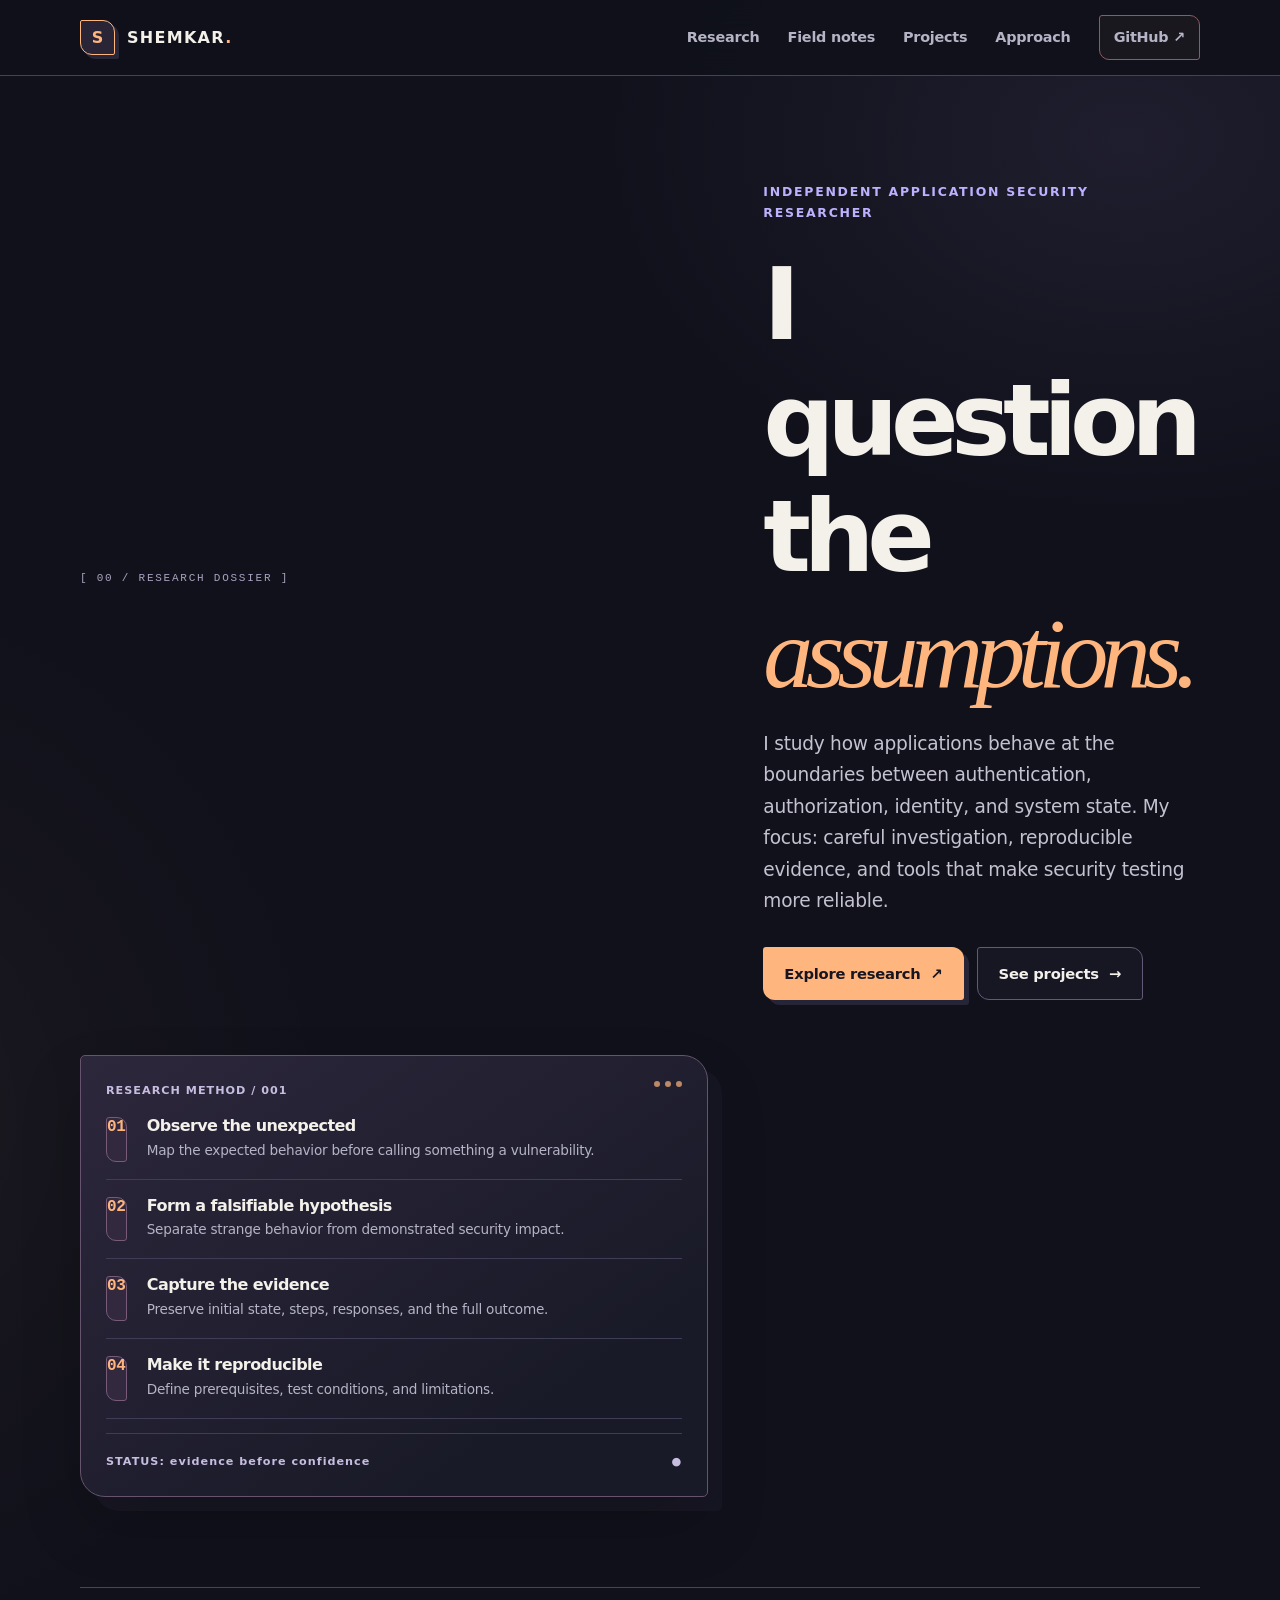
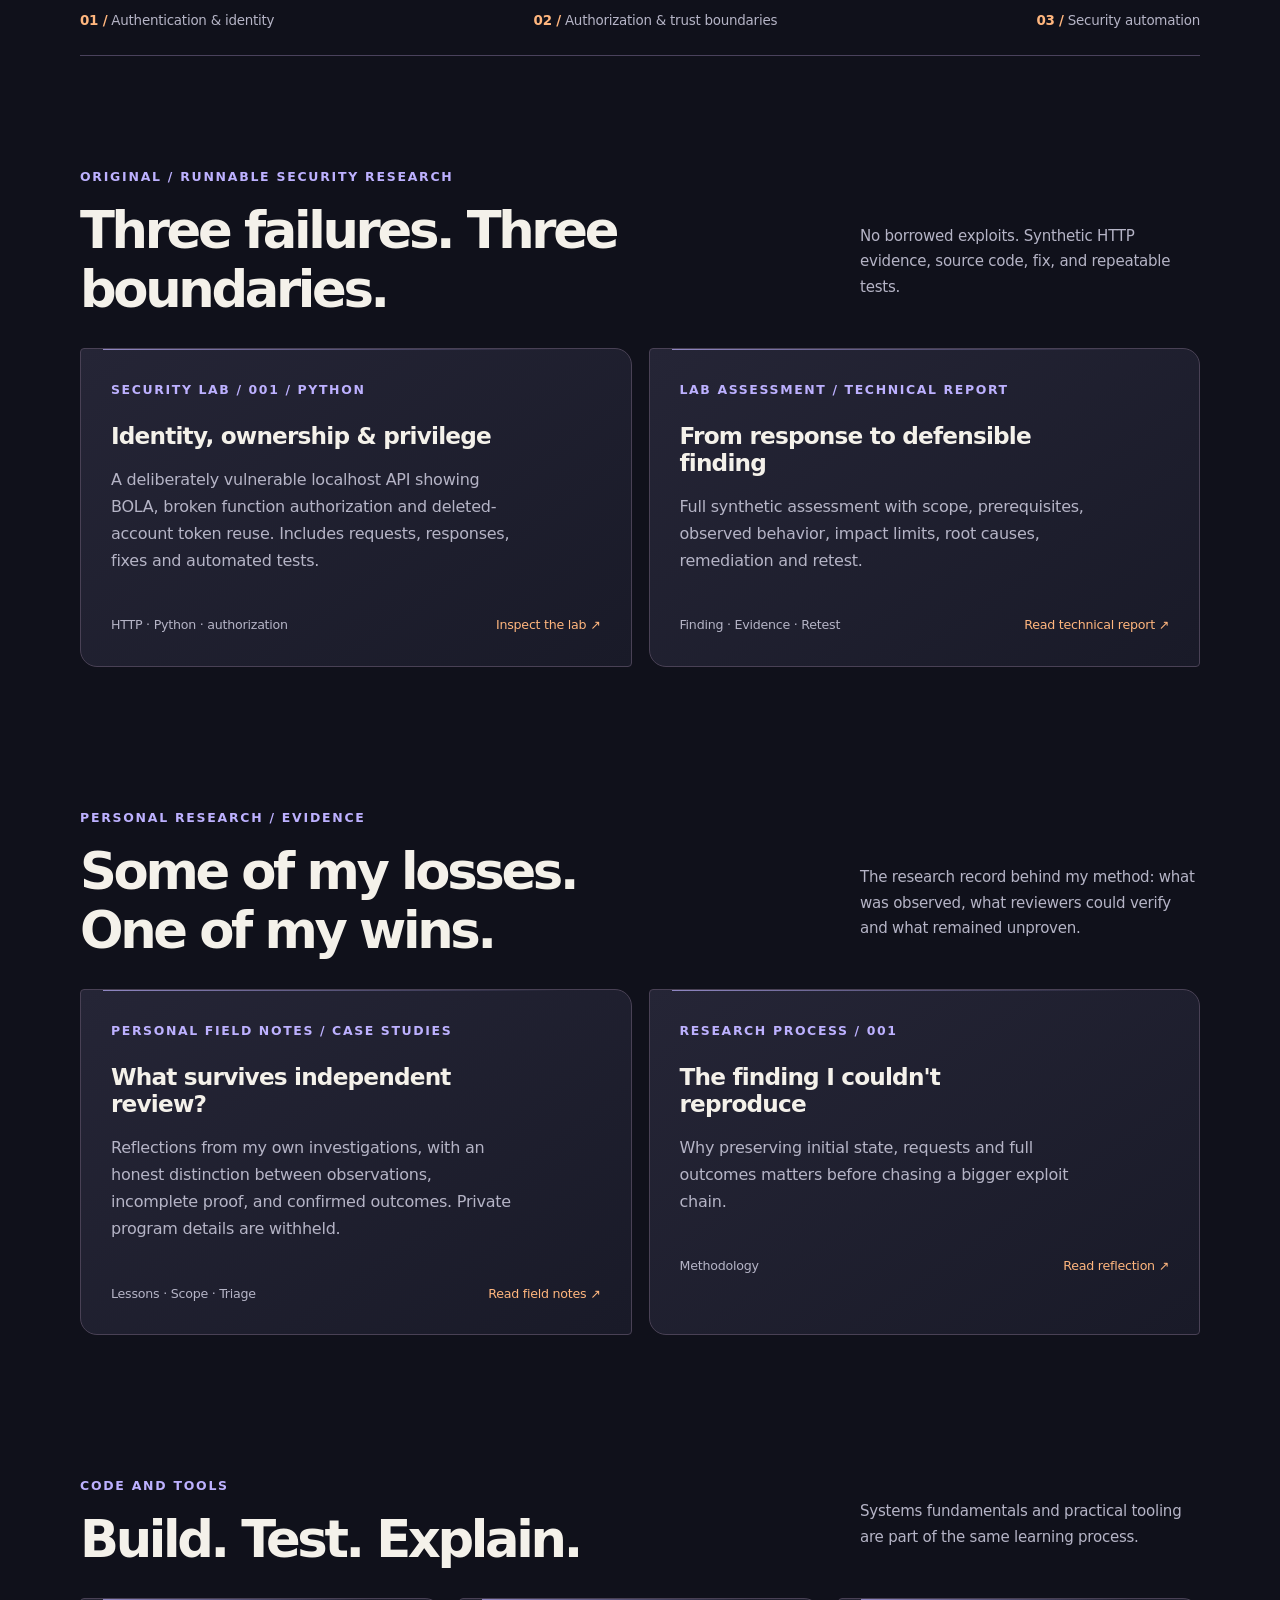
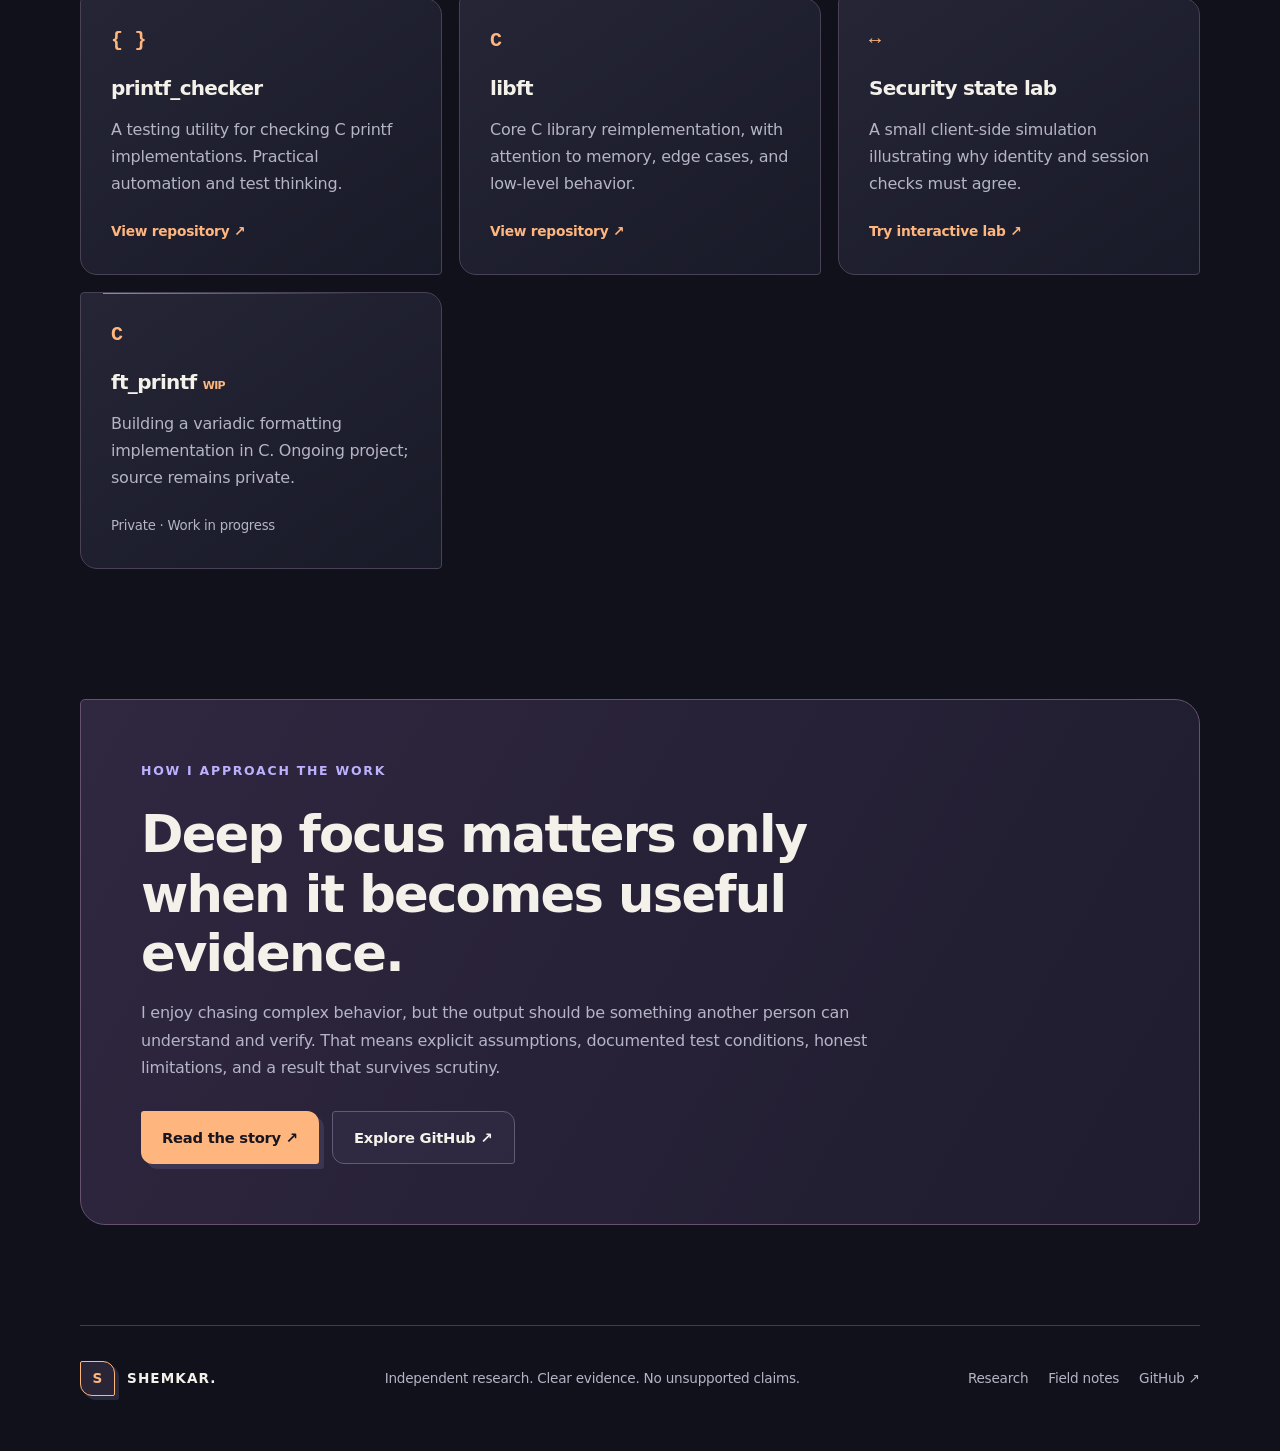
<file: index.html>
<!doctype html><html lang="en"><head><meta charset="utf-8"><meta name="viewport" content="width=device-width, initial-scale=1"><meta name="theme-color" content="#0b1015"><meta property="og:title" content="SHEMKAR | Application Security Research"><meta property="og:type" content="website"><meta property="og:description" content="Research on authentication, authorization, state transitions and security automation."><link rel="canonical" href="https://bossyassine78-ship-it.github.io/"><meta name="description" content="Shemkar: independent application security research, security automation, and systems programming. Evidence-led investigations into how systems behave."><title>SHEMKAR | Application Security Research</title><link rel="icon" type="image/svg+xml" href="assets/favicon.svg"><link rel="stylesheet" href="assets/style.css"><script defer src="assets/app.js"></script></head><body>
<header class="site-header"><div class="wrap header-inner"><a class="brand" href="index.html" aria-label="Shemkar homepage"><span class="brand-mark">S</span><span>SHEMKAR<span style="color:var(--teal)">.</span></span></a><button class="menu-toggle" aria-label="Toggle navigation" aria-expanded="false" aria-controls="site-nav">Menu ☰</button><nav class="nav" id="site-nav" aria-label="Main navigation"><a href="#research">Research</a><a href="#field-notes">Field notes</a><a href="#projects">Projects</a><a href="#approach">Approach</a><a class="nav-cta" href="https://github.com/bossyassine78-ship-it" target="_blank" rel="noopener noreferrer">GitHub ↗</a></nav></div></header>
<main><section class="wrap hero"><div><div class="eyebrow">Independent application security researcher</div><h1>I question the <span>assumptions.</span></h1><p class="lede">I study how applications behave at the boundaries between authentication, authorization, identity, and system state. My focus: careful investigation, reproducible evidence, and tools that make security testing more reliable.</p><div class="actions"><a class="btn btn-primary" href="#research">Explore research <span aria-hidden="true">↗</span></a><a class="btn btn-secondary" href="#projects">See projects <span aria-hidden="true">→</span></a></div></div><div class="signal-card" aria-label="Research method overview"><div class="signal-top"><span>RESEARCH METHOD / 001</span><span class="dot-group" aria-hidden="true"><i></i><i></i><i></i></span></div><div class="signal-step"><div class="step-num">01</div><div><h3>Observe the unexpected</h3><p>Map the expected behavior before calling something a vulnerability.</p></div></div><div class="signal-step"><div class="step-num">02</div><div><h3>Form a falsifiable hypothesis</h3><p>Separate strange behavior from demonstrated security impact.</p></div></div><div class="signal-step"><div class="step-num">03</div><div><h3>Capture the evidence</h3><p>Preserve initial state, steps, responses, and the full outcome.</p></div></div><div class="signal-step"><div class="step-num">04</div><div><h3>Make it reproducible</h3><p>Define prerequisites, test conditions, and limitations.</p></div></div><div class="signal-bottom">STATUS: evidence before confidence <span aria-hidden="true">●</span></div></div></section>
<div class="wrap"><div class="stats"><span><b>01 /</b> Authentication &amp; identity</span><span><b>02 /</b> Authorization &amp; trust boundaries</span><span><b>03 /</b> Security automation</span></div></div>
<section class="wrap section" id="research"><div class="section-head"><div><div class="eyebrow">Original / runnable security research</div><h2>Three failures. Three boundaries.</h2></div><p class="context">No borrowed exploits. Synthetic HTTP evidence, source code, fix, and repeatable tests.</p></div><div class="grid-2"><a class="card" href="research/technical-authz-lab.html"><div class="label">SECURITY LAB / 001 / PYTHON</div><h3>Identity, ownership &amp; privilege</h3><p>A deliberately vulnerable localhost API showing BOLA, broken function authorization and deleted-account token reuse. Includes requests, responses, fixes and automated tests.</p><div class="card-foot"><span>HTTP · Python · authorization</span><span>Inspect the lab ↗</span></div></a><a class="card" href="research/sample-api-assessment.html"><div class="label">LAB ASSESSMENT / TECHNICAL REPORT</div><h3>From response to defensible finding</h3><p>Full synthetic assessment with scope, prerequisites, observed behavior, impact limits, root causes, remediation and retest.</p><div class="card-foot"><span>Finding · Evidence · Retest</span><span>Read technical report ↗</span></div></a></div></section>
<section class="wrap section" id="field-notes"><div class="section-head"><div><div class="eyebrow">Personal research / evidence</div><h2>Some of my losses.<br>One of my wins.</h2></div><p class="context">The research record behind my method: what was observed, what reviewers could verify and what remained unproven.</p></div><div class="grid-2"><a class="card" href="research/some-of-my-losses-one-win.html"><div class="label">PERSONAL FIELD NOTES / CASE STUDIES</div><h3>What survives independent review?</h3><p>Reflections from my own investigations, with an honest distinction between observations, incomplete proof, and confirmed outcomes. Private program details are withheld.</p><div class="card-foot"><span>Lessons · Scope · Triage</span><span>Read field notes ↗</span></div></a><a class="card" href="research/evidence-before-confidence.html"><div class="label">RESEARCH PROCESS / 001</div><h3>The finding I couldn't reproduce</h3><p>Why preserving initial state, requests and full outcomes matters before chasing a bigger exploit chain.</p><div class="card-foot"><span>Methodology</span><span>Read reflection ↗</span></div></a></div></section>
<section class="wrap section" id="projects"><div class="section-head"><div><div class="eyebrow">Code and tools</div><h2>Build. Test. Explain.</h2></div><p class="context">Systems fundamentals and practical tooling are part of the same learning process.</p></div><div class="project-grid"><div class="project"><div class="project-icon">{ }</div><h3>printf_checker</h3><p>A testing utility for checking C printf implementations. Practical automation and test thinking.</p><a href="https://github.com/bossyassine78-ship-it/printf_checker" target="_blank" rel="noopener noreferrer">View repository ↗</a></div><div class="project"><div class="project-icon">C</div><h3>libft</h3><p>Core C library reimplementation, with attention to memory, edge cases, and low-level behavior.</p><a href="https://github.com/bossyassine78-ship-it/libft" target="_blank" rel="noopener noreferrer">View repository ↗</a></div><div class="project"><div class="project-icon">↔</div><h3>Security state lab</h3><p>A small client-side simulation illustrating why identity and session checks must agree.</p><a href="labs/session-lifecycle.html">Try interactive lab ↗</a></div><div class="project"><div class="project-icon">C</div><h3>ft_printf <small style="color:var(--teal);font-size:.55em">WIP</small></h3><p>Building a variadic formatting implementation in C. Ongoing project; source remains private.</p><span style="font-size:.83rem;color:var(--muted)">Private · Work in progress</span></div></div></section>
<section class="wrap" id="approach"><div class="statement"><div class="eyebrow">How I approach the work</div><h2>Deep focus matters only when it becomes useful evidence.</h2><p>I enjoy chasing complex behavior, but the output should be something another person can understand and verify. That means explicit assumptions, documented test conditions, honest limitations, and a result that survives scrutiny.</p><div class="actions"><a class="btn btn-primary" href="research/evidence-before-confidence.html">Read the story ↗</a><a class="btn btn-secondary" href="https://github.com/bossyassine78-ship-it" target="_blank" rel="noopener noreferrer">Explore GitHub ↗</a></div></div></section></main>
<footer class="wrap footer"><a class="brand" href="index.html"><span class="brand-mark">S</span><span>SHEMKAR.</span></a><p>Independent research. Clear evidence. No unsupported claims.</p><div class="footer-links"><a href="#research">Research</a><a href="#field-notes">Field notes</a><a href="https://github.com/bossyassine78-ship-it" target="_blank" rel="noopener noreferrer">GitHub ↗</a></div></footer></body></html>
</file>
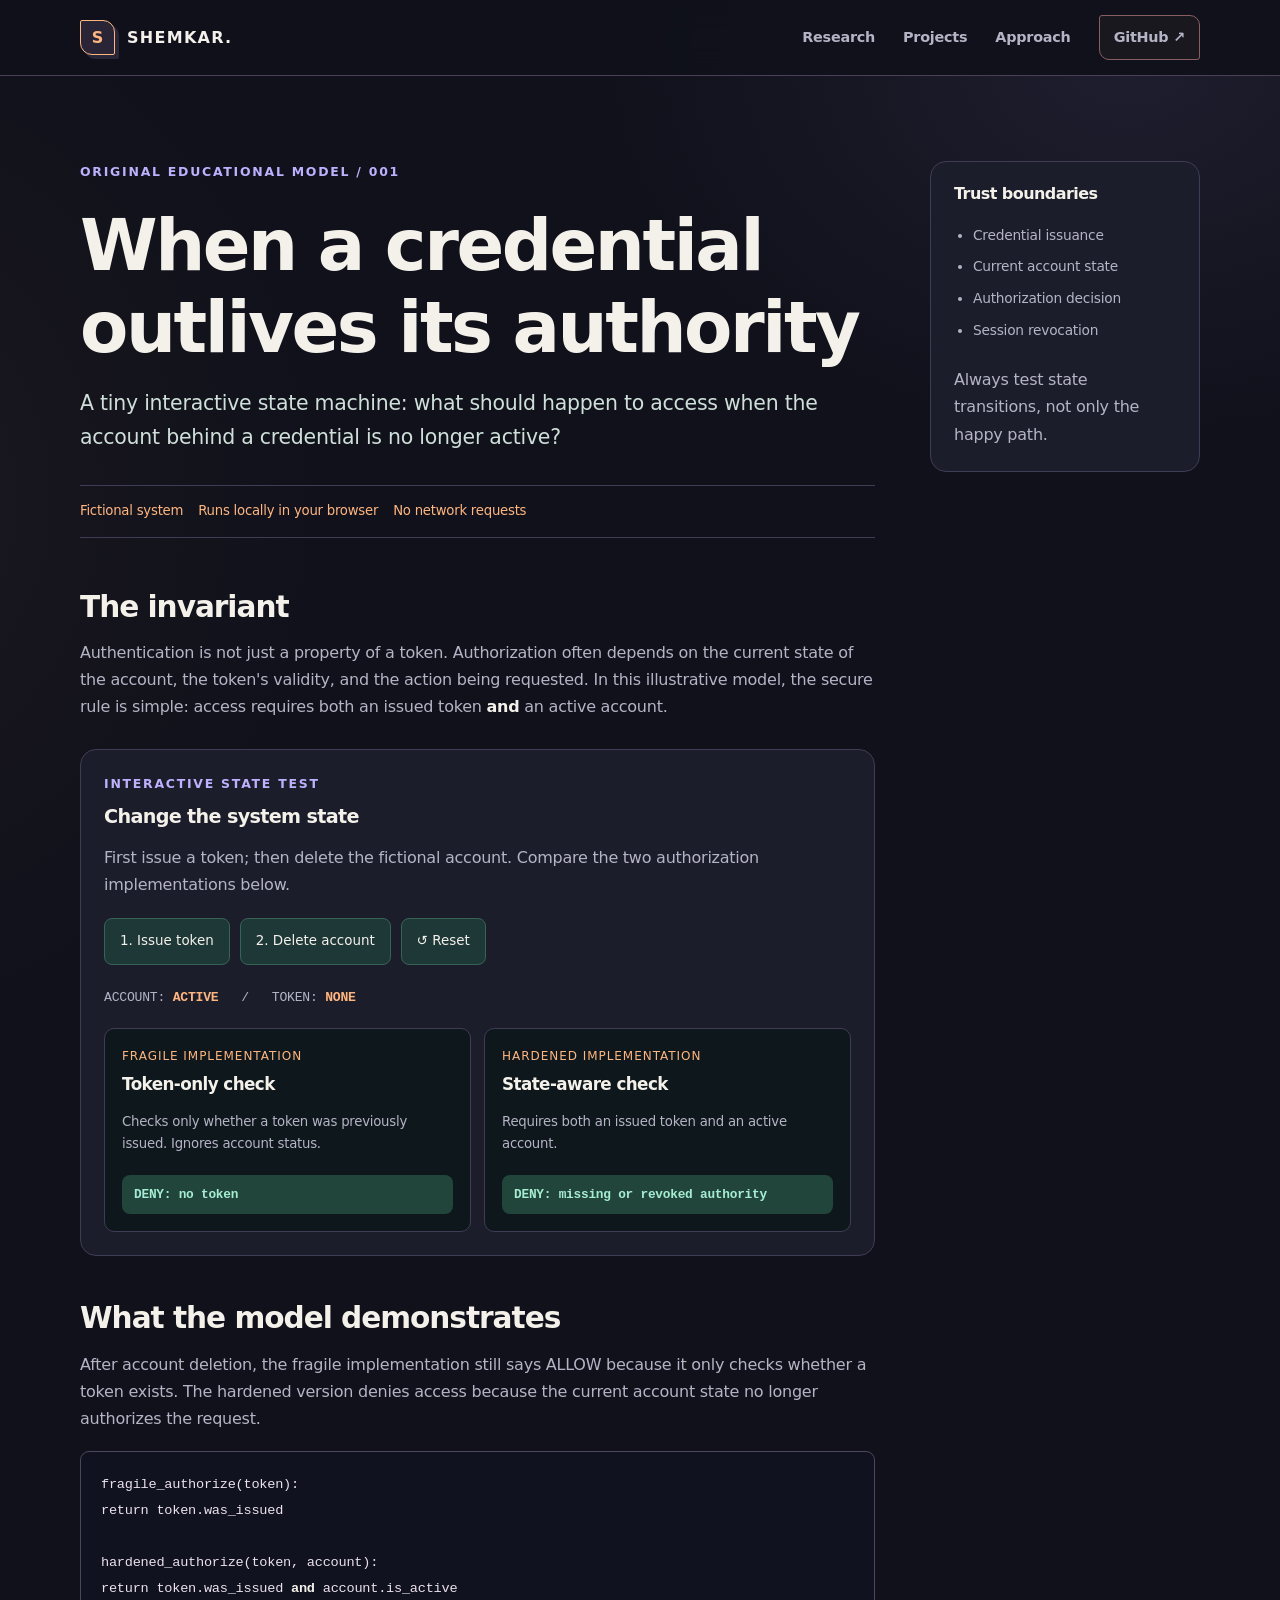
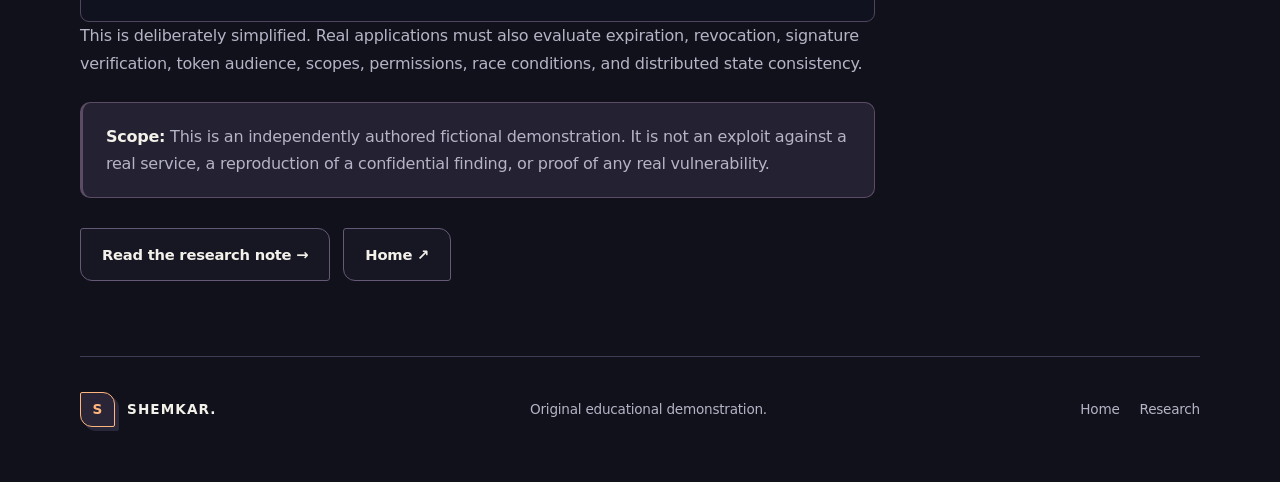
<file: labs/session-lifecycle.html>
<!doctype html><html lang="en"><head><meta charset="utf-8"><meta name="viewport" content="width=device-width, initial-scale=1"><meta name="theme-color" content="#0b1015"><meta name="description" content="An original fictional interactive session lifecycle model showing the relationship between accounts, tokens, and authorization."><title>Session Lifecycle Lab | SHEMKAR</title><link rel="icon" type="image/svg+xml" href="../assets/favicon.svg"><link rel="stylesheet" href="../assets/style.css"><script defer src="../assets/app.js"></script></head><body>
<header class="site-header"><div class="wrap header-inner"><a class="brand" href="../index.html"><span class="brand-mark">S</span><span>SHEMKAR.</span></a><button class="menu-toggle" aria-label="Toggle navigation" aria-expanded="false" aria-controls="site-nav">Menu ☰</button><nav class="nav" id="site-nav"><a href="../index.html#research">Research</a><a href="../index.html#projects">Projects</a><a href="../index.html#approach">Approach</a><a class="nav-cta" href="https://github.com/bossyassine78-ship-it" target="_blank" rel="noopener noreferrer">GitHub ↗</a></nav></div></header>
<main class="wrap article-layout"><article class="article"><div class="eyebrow">Original educational model / 001</div><h1>When a credential outlives its authority</h1><p class="article-lead">A tiny interactive state machine: what should happen to access when the account behind a credential is no longer active?</p><div class="article-meta"><span>Fictional system</span><span>Runs locally in your browser</span><span>No network requests</span></div>
<h2>The invariant</h2><p>Authentication is not just a property of a token. Authorization often depends on the current state of the account, the token's validity, and the action being requested. In this illustrative model, the secure rule is simple: access requires both an issued token <strong>and</strong> an active account.</p>
<div class="lab" id="lifecycle-lab"><div class="eyebrow">Interactive state test</div><h3>Change the system state</h3><p>First issue a token; then delete the fictional account. Compare the two authorization implementations below.</p><div class="lab-controls"><button data-act="issue" type="button">1. Issue token</button><button data-act="delete" type="button">2. Delete account</button><button data-act="reset" type="button">↺ Reset</button></div><p style="font-family:monospace;font-size:.82rem;margin-top:22px">ACCOUNT: <strong id="account-state" style="color:var(--teal)">ACTIVE</strong> &nbsp; / &nbsp; TOKEN: <strong id="token-state" style="color:var(--teal)">NONE</strong></p><div class="lab-row"><div class="lab-pane"><div class="lab-kicker">Fragile implementation</div><h3>Token-only check</h3><p>Checks only whether a token was previously issued. Ignores account status.</p><div class="lab-status" id="fragile-result" aria-live="polite">DENY: no token</div></div><div class="lab-pane"><div class="lab-kicker">Hardened implementation</div><h3>State-aware check</h3><p>Requires both an issued token and an active account.</p><div class="lab-status" id="hardened-result" aria-live="polite">DENY: missing or revoked authority</div></div></div></div>
<h2>What the model demonstrates</h2><p>After account deletion, the fragile implementation still says ALLOW because it only checks whether a token exists. The hardened version denies access because the current account state no longer authorizes the request.</p><div class="code">fragile_authorize(token):<br>    return token.was_issued<br><br>hardened_authorize(token, account):<br>    return token.was_issued <strong>and</strong> account.is_active</div><p>This is deliberately simplified. Real applications must also evaluate expiration, revocation, signature verification, token audience, scopes, permissions, race conditions, and distributed state consistency.</p><div class="note"><strong>Scope:</strong> This is an independently authored fictional demonstration. It is not an exploit against a real service, a reproduction of a confidential finding, or proof of any real vulnerability.</div><div class="actions"><a class="btn btn-secondary" href="../research/evidence-before-confidence.html">Read the research note →</a><a class="btn btn-secondary" href="../index.html">Home ↗</a></div></article><aside class="aside"><div class="sticky aside-box"><h3>Trust boundaries</h3><ul><li>Credential issuance</li><li>Current account state</li><li>Authorization decision</li><li>Session revocation</li></ul><p style="margin:20px 0 0">Always test state transitions, not only the happy path.</p></div></aside></main><footer class="wrap footer"><a class="brand" href="../index.html"><span class="brand-mark">S</span><span>SHEMKAR.</span></a><p>Original educational demonstration.</p><div class="footer-links"><a href="../index.html">Home</a><a href="../research/evidence-before-confidence.html">Research</a></div></footer></body></html>
</file>
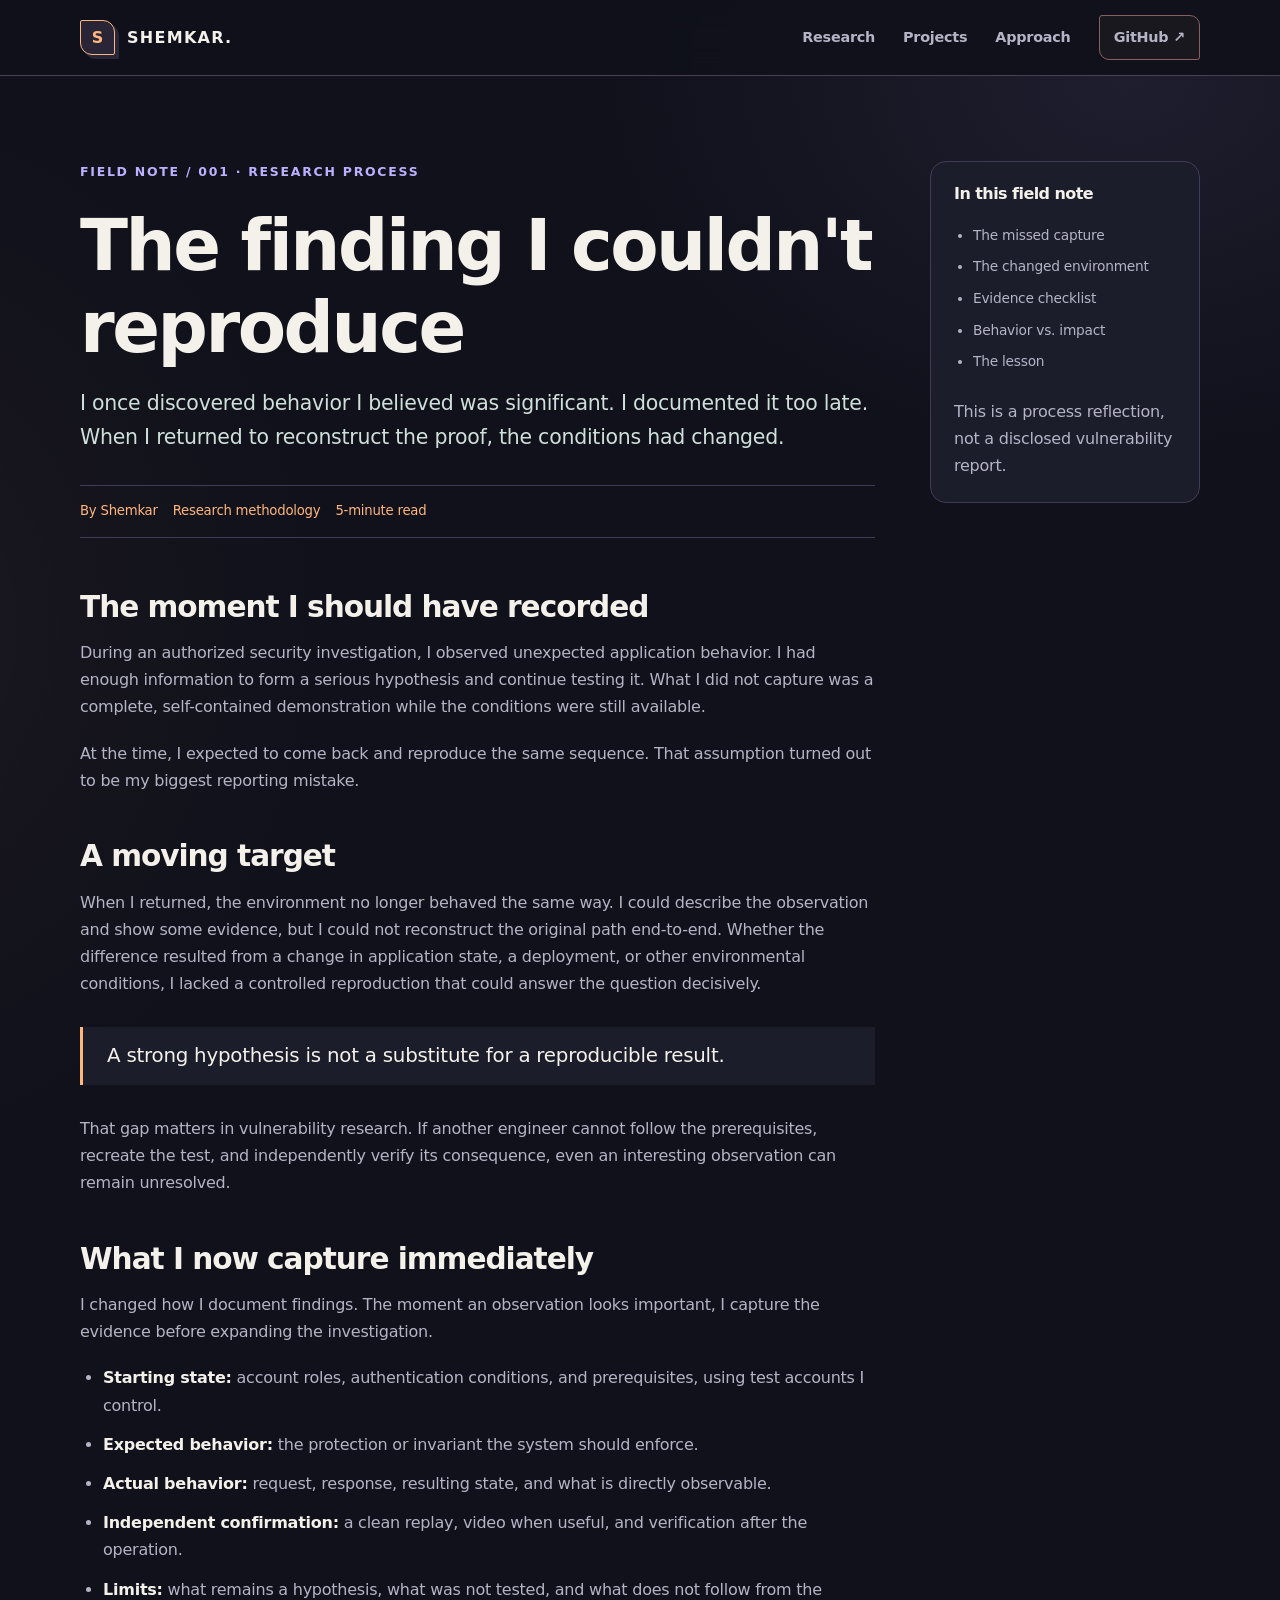
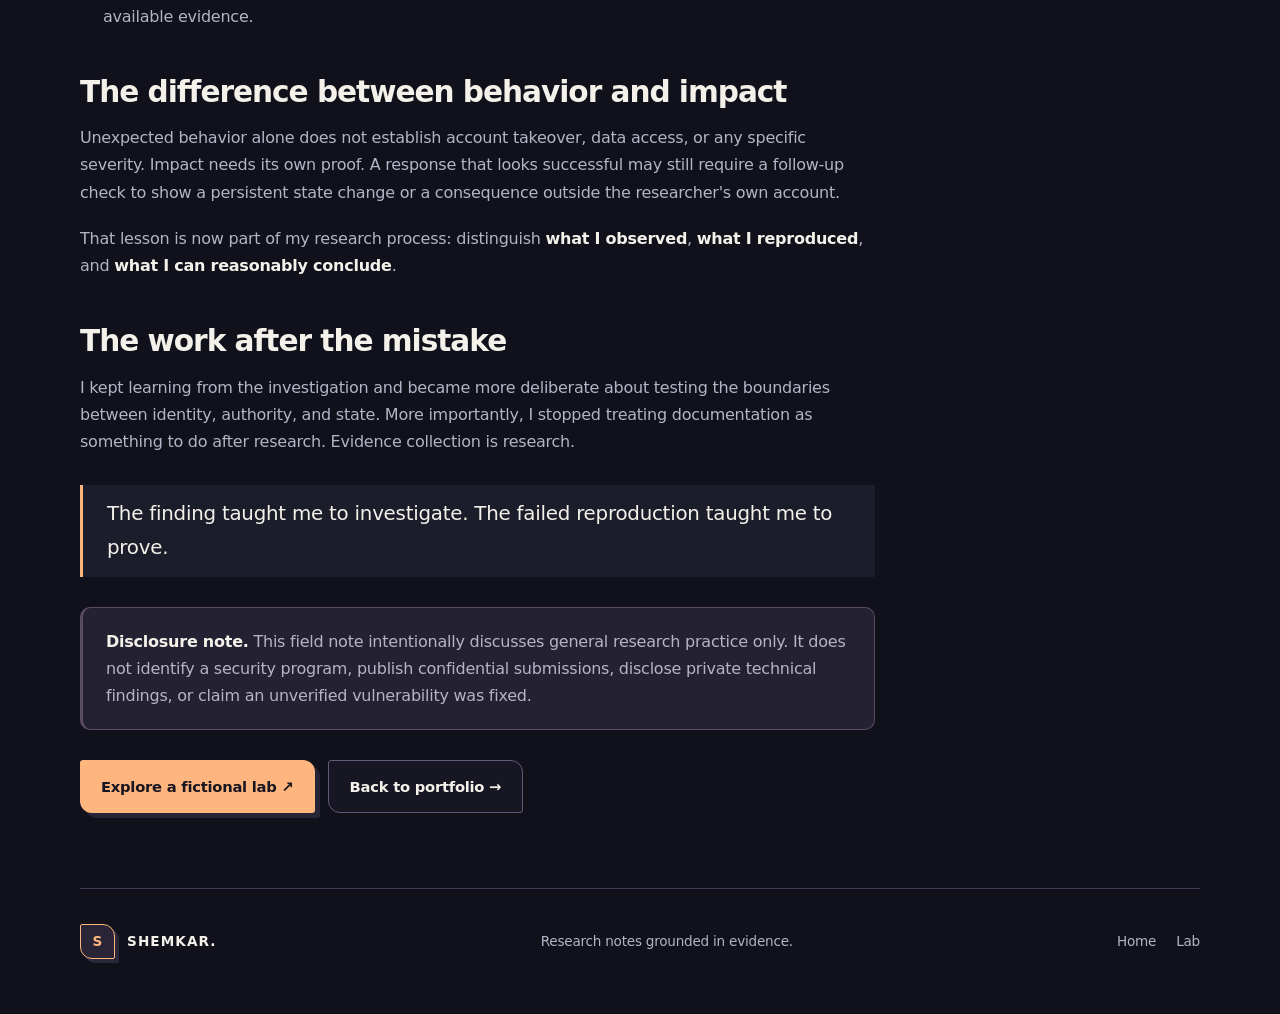
<file: research/evidence-before-confidence.html>
<!doctype html><html lang="en"><head><meta charset="utf-8"><meta name="viewport" content="width=device-width, initial-scale=1"><meta name="theme-color" content="#0b1015"><meta name="description" content="A field note on the importance of immediate evidence capture, reproducible proof of concepts, and honest research reporting."><title>The Finding I Couldn't Reproduce | SHEMKAR</title><link rel="icon" type="image/svg+xml" href="../assets/favicon.svg"><link rel="stylesheet" href="../assets/style.css"><script defer src="../assets/app.js"></script></head><body>
<header class="site-header"><div class="wrap header-inner"><a class="brand" href="../index.html"><span class="brand-mark">S</span><span>SHEMKAR.</span></a><button class="menu-toggle" aria-label="Toggle navigation" aria-expanded="false" aria-controls="site-nav">Menu ☰</button><nav class="nav" id="site-nav"><a href="../index.html#research" aria-current="page">Research</a><a href="../index.html#projects">Projects</a><a href="../index.html#approach">Approach</a><a class="nav-cta" href="https://github.com/bossyassine78-ship-it" target="_blank" rel="noopener noreferrer">GitHub ↗</a></nav></div></header>
<main class="wrap article-layout"><article class="article"><div class="eyebrow">Field note / 001 · Research process</div><h1>The finding I couldn't reproduce</h1><p class="article-lead">I once discovered behavior I believed was significant. I documented it too late. When I returned to reconstruct the proof, the conditions had changed.</p><div class="article-meta"><span>By Shemkar</span><span>Research methodology</span><span>5-minute read</span></div>
<h2 id="moment">The moment I should have recorded</h2><p>During an authorized security investigation, I observed unexpected application behavior. I had enough information to form a serious hypothesis and continue testing it. What I did not capture was a complete, self-contained demonstration while the conditions were still available.</p><p>At the time, I expected to come back and reproduce the same sequence. That assumption turned out to be my biggest reporting mistake.</p>
<h2 id="change">A moving target</h2><p>When I returned, the environment no longer behaved the same way. I could describe the observation and show some evidence, but I could not reconstruct the original path end-to-end. Whether the difference resulted from a change in application state, a deployment, or other environmental conditions, I lacked a controlled reproduction that could answer the question decisively.</p><blockquote>A strong hypothesis is not a substitute for a reproducible result.</blockquote><p>That gap matters in vulnerability research. If another engineer cannot follow the prerequisites, recreate the test, and independently verify its consequence, even an interesting observation can remain unresolved.</p>
<h2 id="evidence">What I now capture immediately</h2><p>I changed how I document findings. The moment an observation looks important, I capture the evidence before expanding the investigation.</p><ul><li><strong>Starting state:</strong> account roles, authentication conditions, and prerequisites, using test accounts I control.</li><li><strong>Expected behavior:</strong> the protection or invariant the system should enforce.</li><li><strong>Actual behavior:</strong> request, response, resulting state, and what is directly observable.</li><li><strong>Independent confirmation:</strong> a clean replay, video when useful, and verification after the operation.</li><li><strong>Limits:</strong> what remains a hypothesis, what was not tested, and what does not follow from the available evidence.</li></ul>
<h2 id="impact">The difference between behavior and impact</h2><p>Unexpected behavior alone does not establish account takeover, data access, or any specific severity. Impact needs its own proof. A response that looks successful may still require a follow-up check to show a persistent state change or a consequence outside the researcher's own account.</p><p>That lesson is now part of my research process: distinguish <strong>what I observed</strong>, <strong>what I reproduced</strong>, and <strong>what I can reasonably conclude</strong>.</p>
<h2 id="next">The work after the mistake</h2><p>I kept learning from the investigation and became more deliberate about testing the boundaries between identity, authority, and state. More importantly, I stopped treating documentation as something to do after research. Evidence collection is research.</p><blockquote>The finding taught me to investigate. The failed reproduction taught me to prove.</blockquote>
<div class="note"><strong>Disclosure note.</strong> This field note intentionally discusses general research practice only. It does not identify a security program, publish confidential submissions, disclose private technical findings, or claim an unverified vulnerability was fixed.</div><div class="actions"><a class="btn btn-primary" href="../labs/session-lifecycle.html">Explore a fictional lab ↗</a><a class="btn btn-secondary" href="../index.html">Back to portfolio →</a></div></article>
<aside class="aside"><div class="sticky aside-box"><h3>In this field note</h3><ul><li><a href="#moment">The missed capture</a></li><li><a href="#change">The changed environment</a></li><li><a href="#evidence">Evidence checklist</a></li><li><a href="#impact">Behavior vs. impact</a></li><li><a href="#next">The lesson</a></li></ul><p style="margin:20px 0 0">This is a process reflection, not a disclosed vulnerability report.</p></div></aside></main><footer class="wrap footer"><a class="brand" href="../index.html"><span class="brand-mark">S</span><span>SHEMKAR.</span></a><p>Research notes grounded in evidence.</p><div class="footer-links"><a href="../index.html">Home</a><a href="../labs/session-lifecycle.html">Lab</a></div></footer></body></html>
</file>
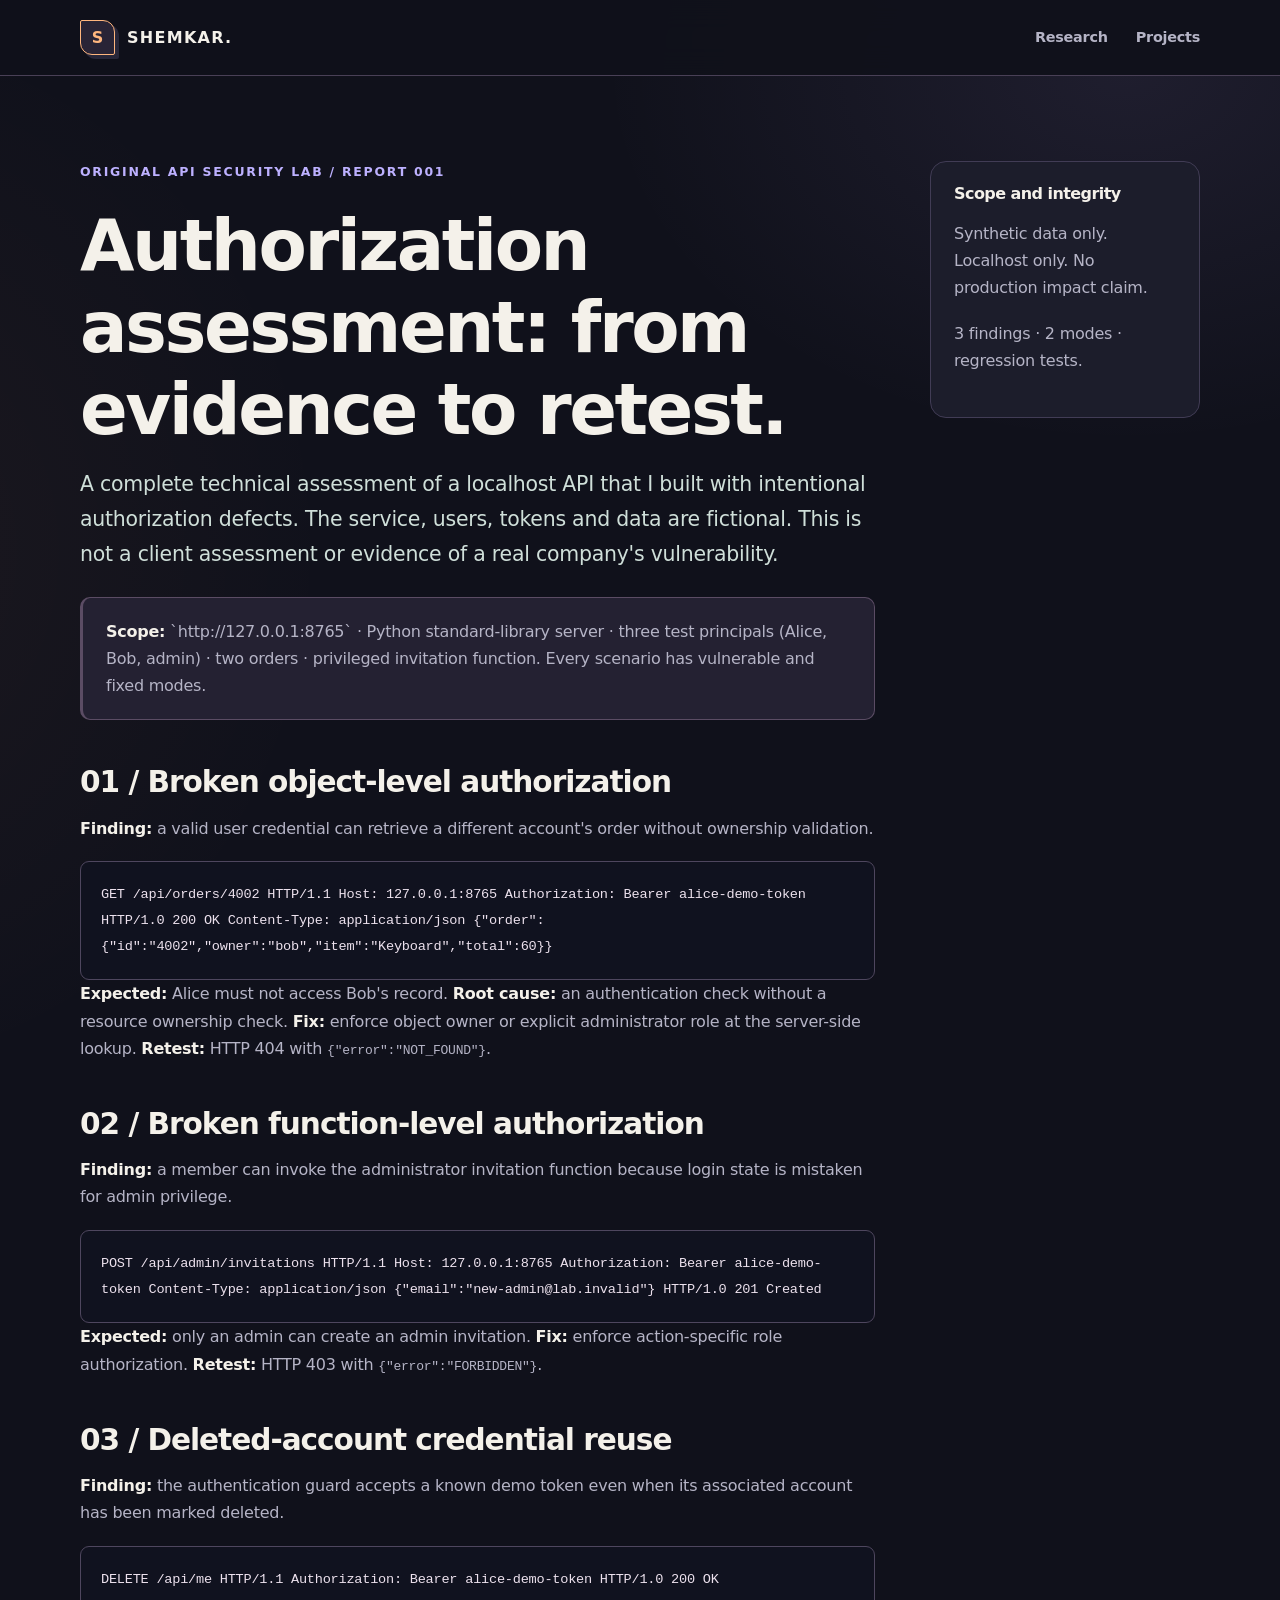
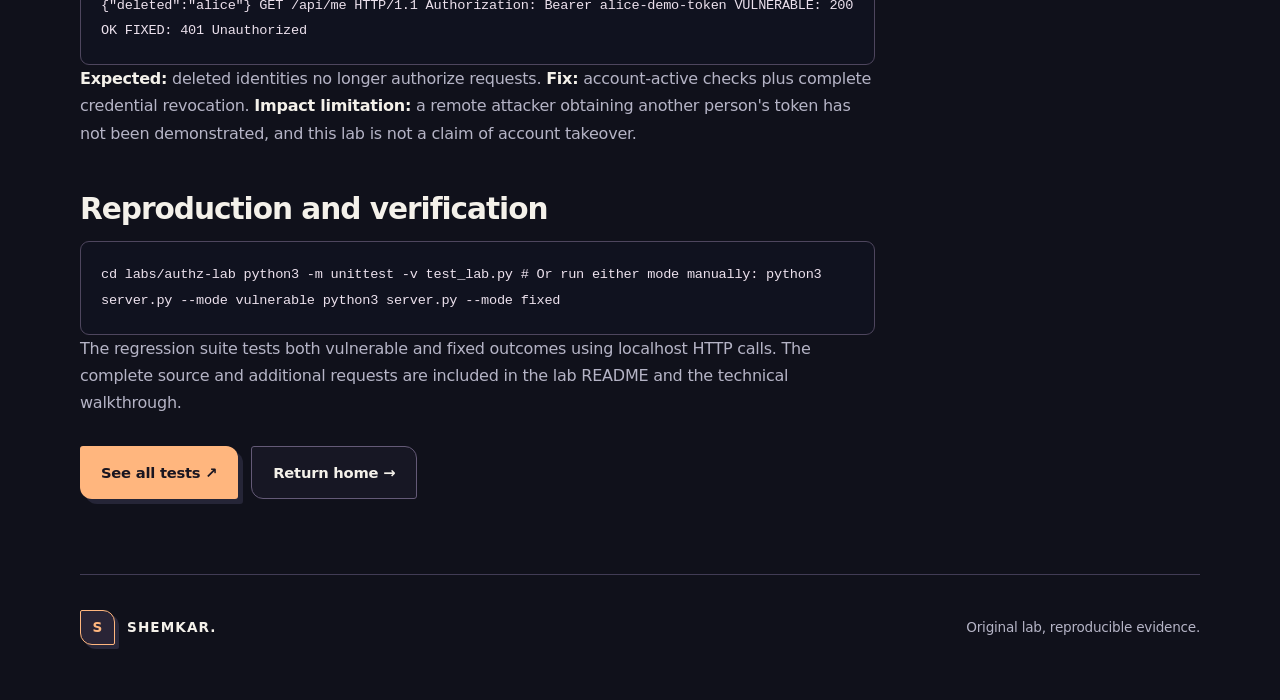
<file: research/sample-api-assessment.html>
<!doctype html><html lang="en"><head><meta charset="utf-8"><meta name="viewport" content="width=device-width, initial-scale=1"><meta name="description" content="Full original synthetic API authorization assessment with requests, responses, remediation and repeatable tests."><title>Authorization Security Assessment | SHEMKAR</title><link rel="icon" href="../assets/favicon.svg" type="image/svg+xml"><link rel="stylesheet" href="../assets/style.css"><script defer src="../assets/app.js"></script></head><body>
<header class="site-header"><div class="wrap header-inner"><a class="brand" href="../index.html"><span class="brand-mark">S</span><span>SHEMKAR.</span></a><button class="menu-toggle" aria-label="Toggle navigation" aria-expanded="false" aria-controls="site-nav">Menu ☰</button><nav id="site-nav" class="nav" aria-label="Main navigation"><a href="../index.html#research">Research</a><a href="../index.html#projects">Projects</a></nav></div></header>
<main class="wrap article-layout"><article class="article"><div class="eyebrow">ORIGINAL API SECURITY LAB / REPORT 001</div><h1>Authorization assessment: from evidence to retest.</h1><p class="article-lead">A complete technical assessment of a localhost API that I built with intentional authorization defects. The service, users, tokens and data are fictional. This is not a client assessment or evidence of a real company's vulnerability.</p>
<div class="note"><strong>Scope:</strong> `http://127.0.0.1:8765` · Python standard-library server · three test principals (Alice, Bob, admin) · two orders · privileged invitation function. Every scenario has vulnerable and fixed modes.</div>
<h2>01 / Broken object-level authorization</h2><p><strong>Finding:</strong> a valid user credential can retrieve a different account's order without ownership validation.</p>
<div class="code">GET /api/orders/4002 HTTP/1.1
Host: 127.0.0.1:8765
Authorization: Bearer alice-demo-token

HTTP/1.0 200 OK
Content-Type: application/json

{"order":{"id":"4002","owner":"bob","item":"Keyboard","total":60}}</div>
<p><strong>Expected:</strong> Alice must not access Bob's record. <strong>Root cause:</strong> an authentication check without a resource ownership check. <strong>Fix:</strong> enforce object owner or explicit administrator role at the server-side lookup. <strong>Retest:</strong> HTTP 404 with <code>{"error":"NOT_FOUND"}</code>.</p>
<h2>02 / Broken function-level authorization</h2><p><strong>Finding:</strong> a member can invoke the administrator invitation function because login state is mistaken for admin privilege.</p>
<div class="code">POST /api/admin/invitations HTTP/1.1
Host: 127.0.0.1:8765
Authorization: Bearer alice-demo-token
Content-Type: application/json

{"email":"new-admin@lab.invalid"}

HTTP/1.0 201 Created</div>
<p><strong>Expected:</strong> only an admin can create an admin invitation. <strong>Fix:</strong> enforce action-specific role authorization. <strong>Retest:</strong> HTTP 403 with <code>{"error":"FORBIDDEN"}</code>.</p>
<h2>03 / Deleted-account credential reuse</h2><p><strong>Finding:</strong> the authentication guard accepts a known demo token even when its associated account has been marked deleted.</p>
<div class="code">DELETE /api/me HTTP/1.1
Authorization: Bearer alice-demo-token

HTTP/1.0 200 OK
{"deleted":"alice"}

GET /api/me HTTP/1.1
Authorization: Bearer alice-demo-token

VULNERABLE: 200 OK
FIXED: 401 Unauthorized</div>
<p><strong>Expected:</strong> deleted identities no longer authorize requests. <strong>Fix:</strong> account-active checks plus complete credential revocation. <strong>Impact limitation:</strong> a remote attacker obtaining another person's token has not been demonstrated, and this lab is not a claim of account takeover.</p>
<h2>Reproduction and verification</h2><div class="code">cd labs/authz-lab
python3 -m unittest -v test_lab.py

# Or run either mode manually:
python3 server.py --mode vulnerable
python3 server.py --mode fixed</div>
<p>The regression suite tests both vulnerable and fixed outcomes using localhost HTTP calls. The complete source and additional requests are included in the <a href="../labs/authz-lab/README.md">lab README</a> and the <a href="technical-authz-lab.html">technical walkthrough</a>.</p>
<div class="actions"><a class="btn btn-primary" href="technical-authz-lab.html">See all tests ↗</a><a class="btn btn-secondary" href="../index.html">Return home →</a></div></article><aside class="aside"><div class="aside-box sticky"><h3>Scope and integrity</h3><p>Synthetic data only. Localhost only. No production impact claim.</p><p>3 findings · 2 modes · regression tests.</p></div></aside></main><footer class="wrap footer"><a href="../index.html" class="brand"><span class="brand-mark">S</span><span>SHEMKAR.</span></a><p>Original lab, reproducible evidence.</p></footer></body></html>
</file>
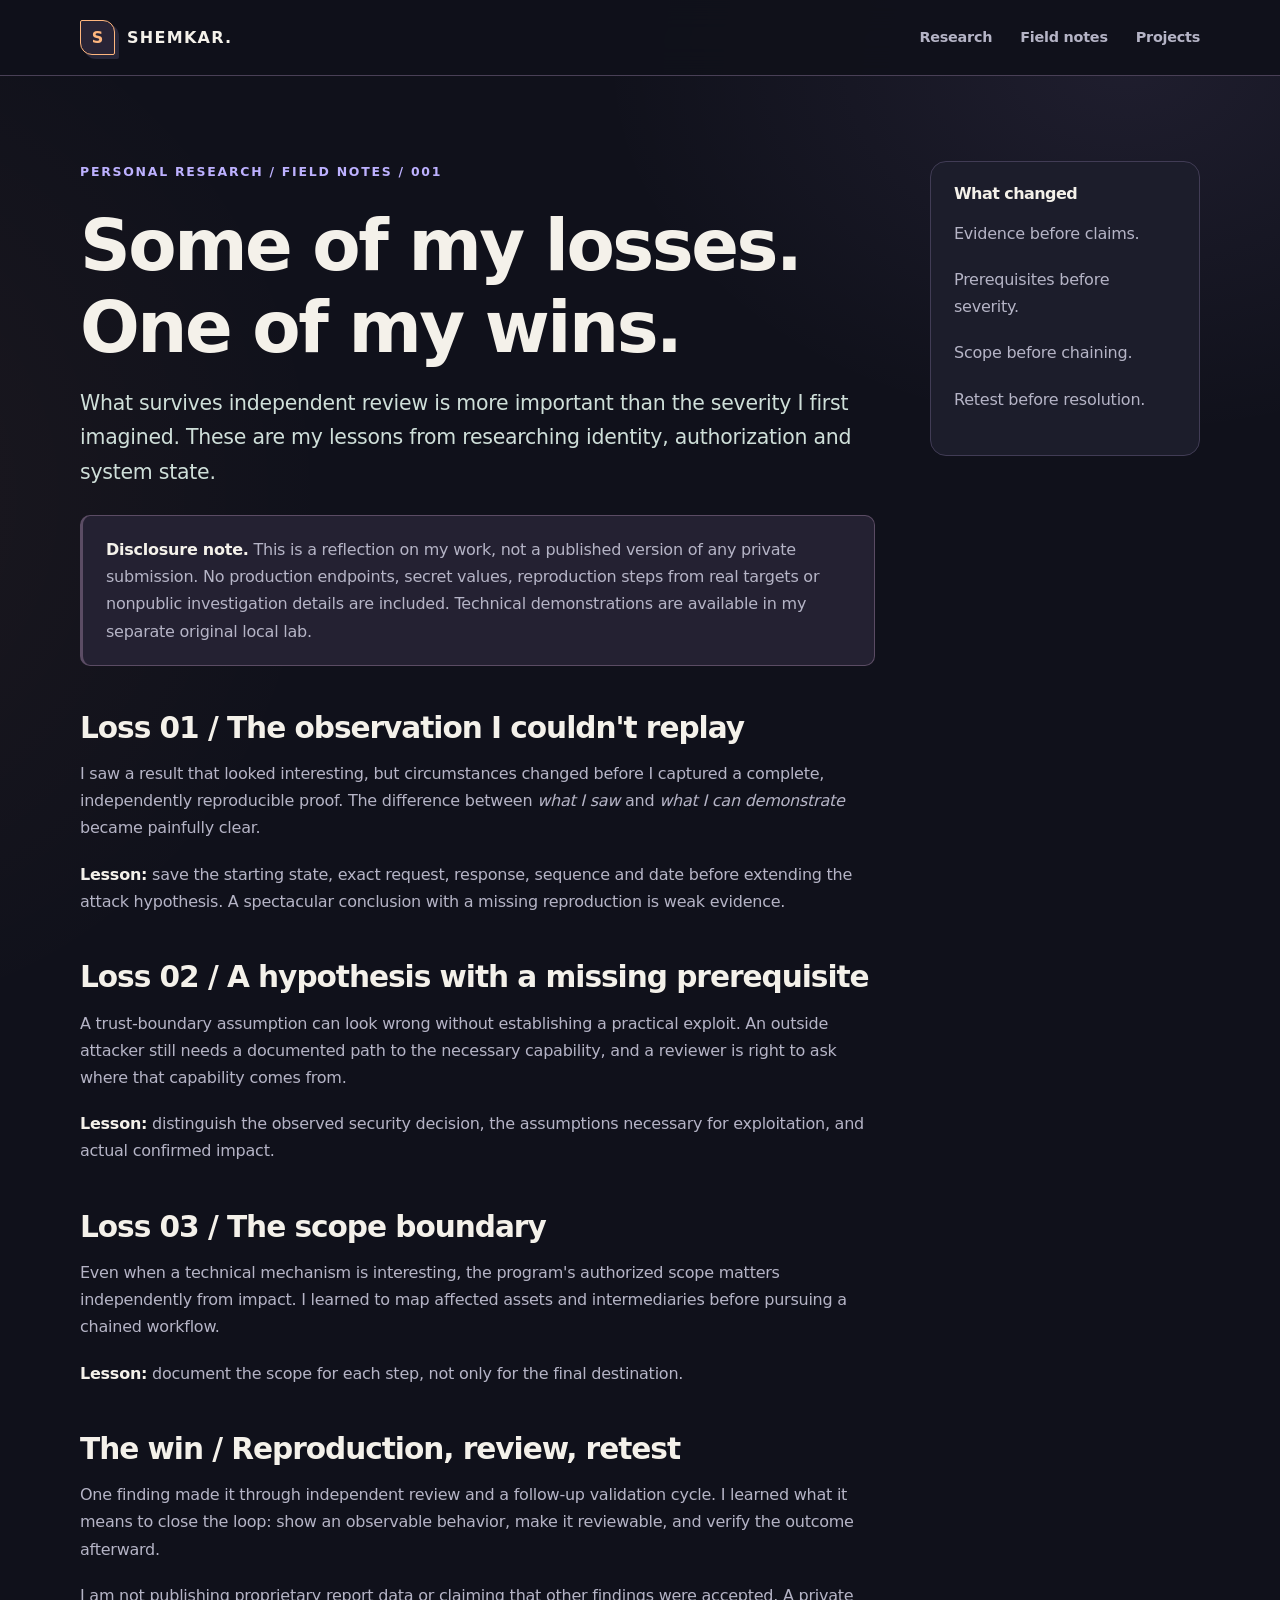
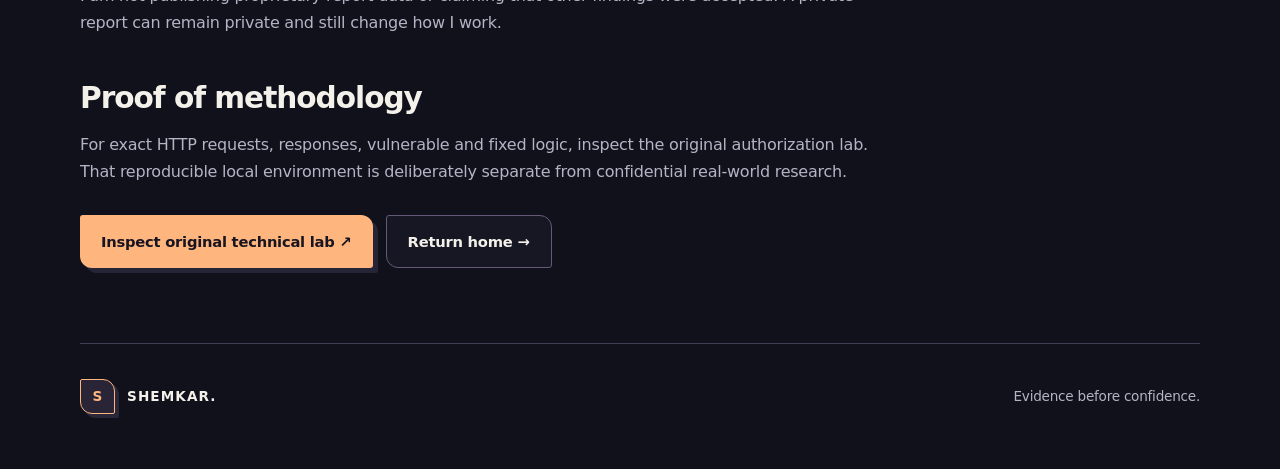
<file: research/some-of-my-losses-one-win.html>
<!doctype html><html lang="en"><head><meta charset="utf-8"><meta name="viewport" content="width=device-width, initial-scale=1"><meta name="description" content="Personal security research lessons from lost hypotheses, incomplete evidence and one independently verified finding."><title>Some of my losses. One of my wins. | SHEMKAR</title><link rel="icon" type="image/svg+xml" href="../assets/favicon.svg"><link rel="stylesheet" href="../assets/style.css"><script defer src="../assets/app.js"></script></head><body>
<header class="site-header"><div class="wrap header-inner"><a class="brand" href="../index.html"><span class="brand-mark">S</span><span>SHEMKAR.</span></a><button class="menu-toggle" aria-label="Toggle navigation" aria-expanded="false" aria-controls="site-nav">Menu ☰</button><nav id="site-nav" class="nav" aria-label="Main navigation"><a href="../index.html#research">Research</a><a href="../index.html#field-notes">Field notes</a><a href="../index.html#projects">Projects</a></nav></div></header>
<main class="wrap article-layout"><article class="article"><div class="eyebrow">PERSONAL RESEARCH / FIELD NOTES / 001</div><h1>Some of my losses.<br>One of my wins.</h1><p class="article-lead">What survives independent review is more important than the severity I first imagined. These are my lessons from researching identity, authorization and system state.</p>
<div class="note"><strong>Disclosure note.</strong> This is a reflection on my work, not a published version of any private submission. No production endpoints, secret values, reproduction steps from real targets or nonpublic investigation details are included. Technical demonstrations are available in my separate original local lab.</div>
<h2>Loss 01 / The observation I couldn't replay</h2>
<p>I saw a result that looked interesting, but circumstances changed before I captured a complete, independently reproducible proof. The difference between <em>what I saw</em> and <em>what I can demonstrate</em> became painfully clear.</p>
<p><strong>Lesson:</strong> save the starting state, exact request, response, sequence and date before extending the attack hypothesis. A spectacular conclusion with a missing reproduction is weak evidence.</p>
<h2>Loss 02 / A hypothesis with a missing prerequisite</h2>
<p>A trust-boundary assumption can look wrong without establishing a practical exploit. An outside attacker still needs a documented path to the necessary capability, and a reviewer is right to ask where that capability comes from.</p>
<p><strong>Lesson:</strong> distinguish the observed security decision, the assumptions necessary for exploitation, and actual confirmed impact.</p>
<h2>Loss 03 / The scope boundary</h2>
<p>Even when a technical mechanism is interesting, the program's authorized scope matters independently from impact. I learned to map affected assets and intermediaries before pursuing a chained workflow.</p>
<p><strong>Lesson:</strong> document the scope for each step, not only for the final destination.</p>
<h2>The win / Reproduction, review, retest</h2>
<p>One finding made it through independent review and a follow-up validation cycle. I learned what it means to close the loop: show an observable behavior, make it reviewable, and verify the outcome afterward.</p>
<p>I am not publishing proprietary report data or claiming that other findings were accepted. A private report can remain private and still change how I work.</p>
<h2>Proof of methodology</h2>
<p>For exact HTTP requests, responses, vulnerable and fixed logic, inspect the <a href="technical-authz-lab.html">original authorization lab</a>. That reproducible local environment is deliberately separate from confidential real-world research.</p>
<div class="actions"><a class="btn btn-primary" href="technical-authz-lab.html">Inspect original technical lab ↗</a><a class="btn btn-secondary" href="../index.html">Return home →</a></div></article><aside class="aside"><div class="aside-box sticky"><h3>What changed</h3><p>Evidence before claims.</p><p>Prerequisites before severity.</p><p>Scope before chaining.</p><p>Retest before resolution.</p></div></aside></main>
<footer class="wrap footer"><a class="brand" href="../index.html"><span class="brand-mark">S</span><span>SHEMKAR.</span></a><p>Evidence before confidence.</p></footer></body></html>
</file>
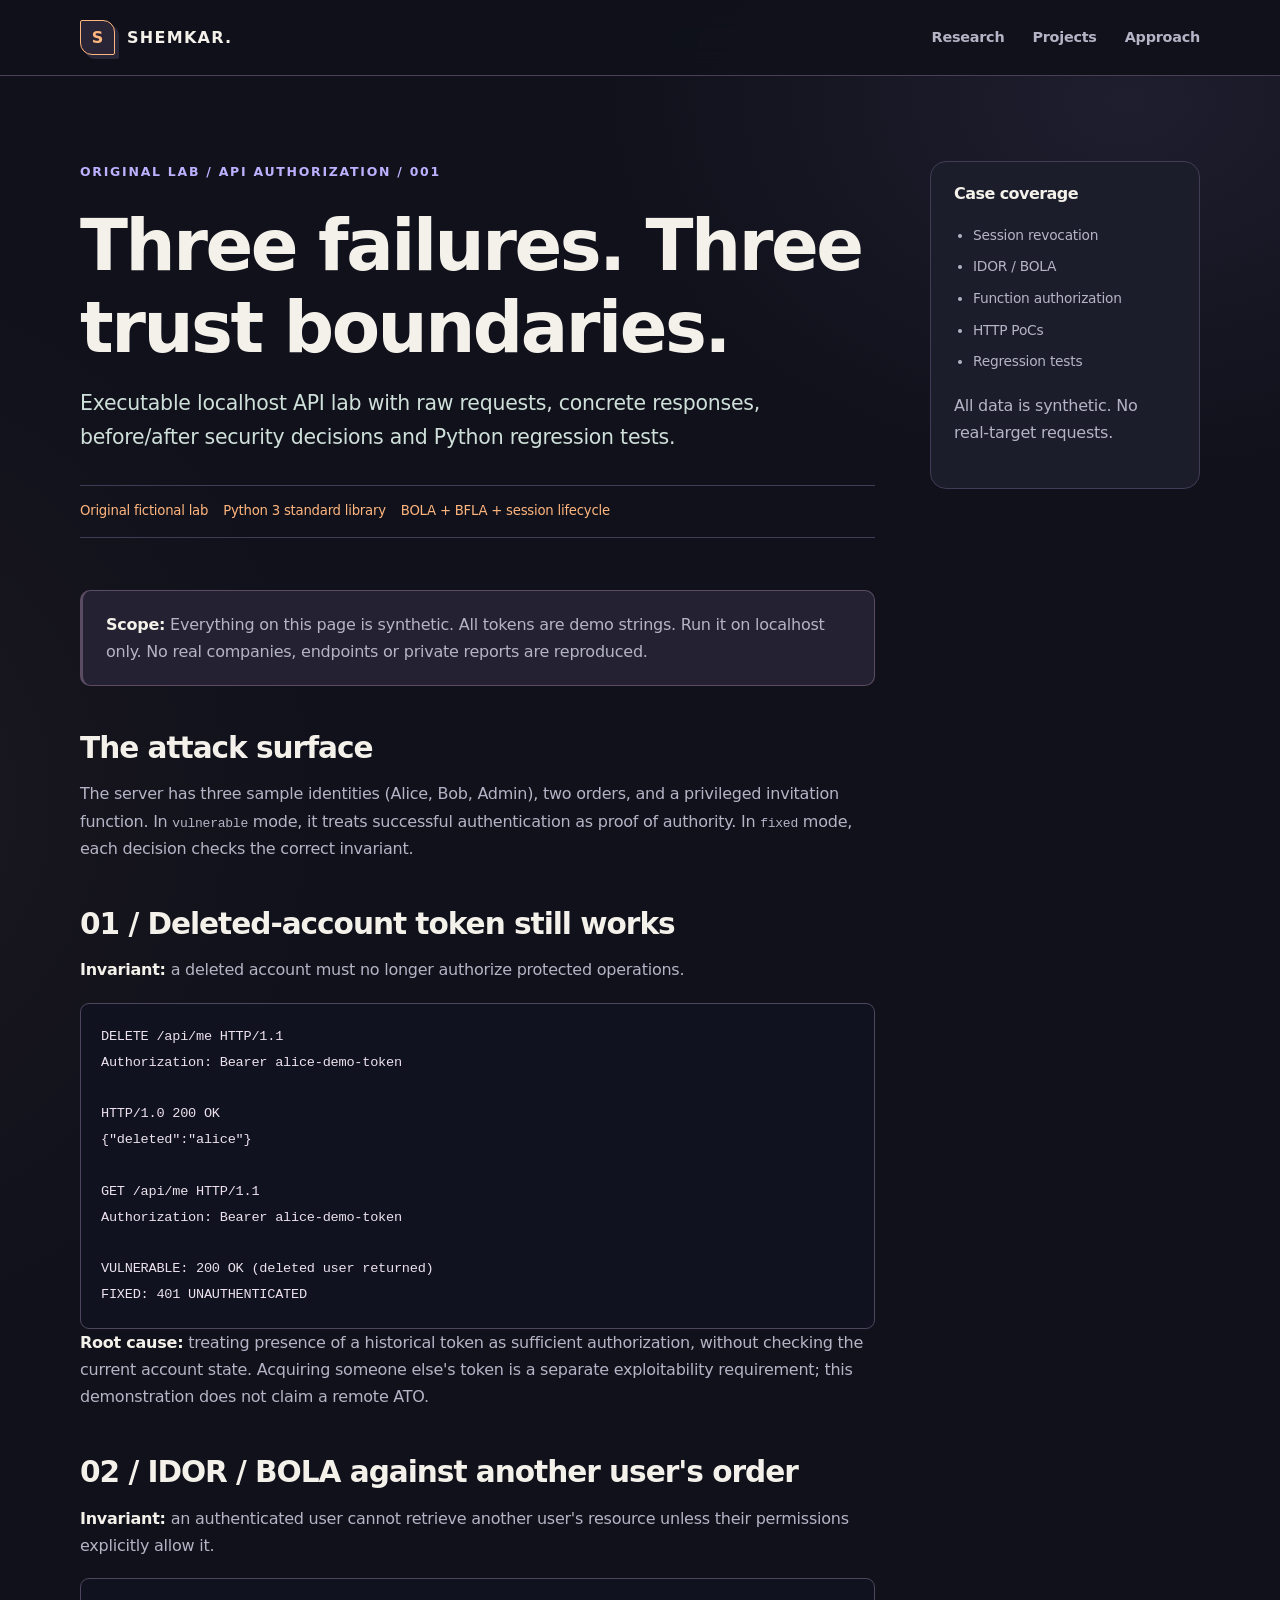
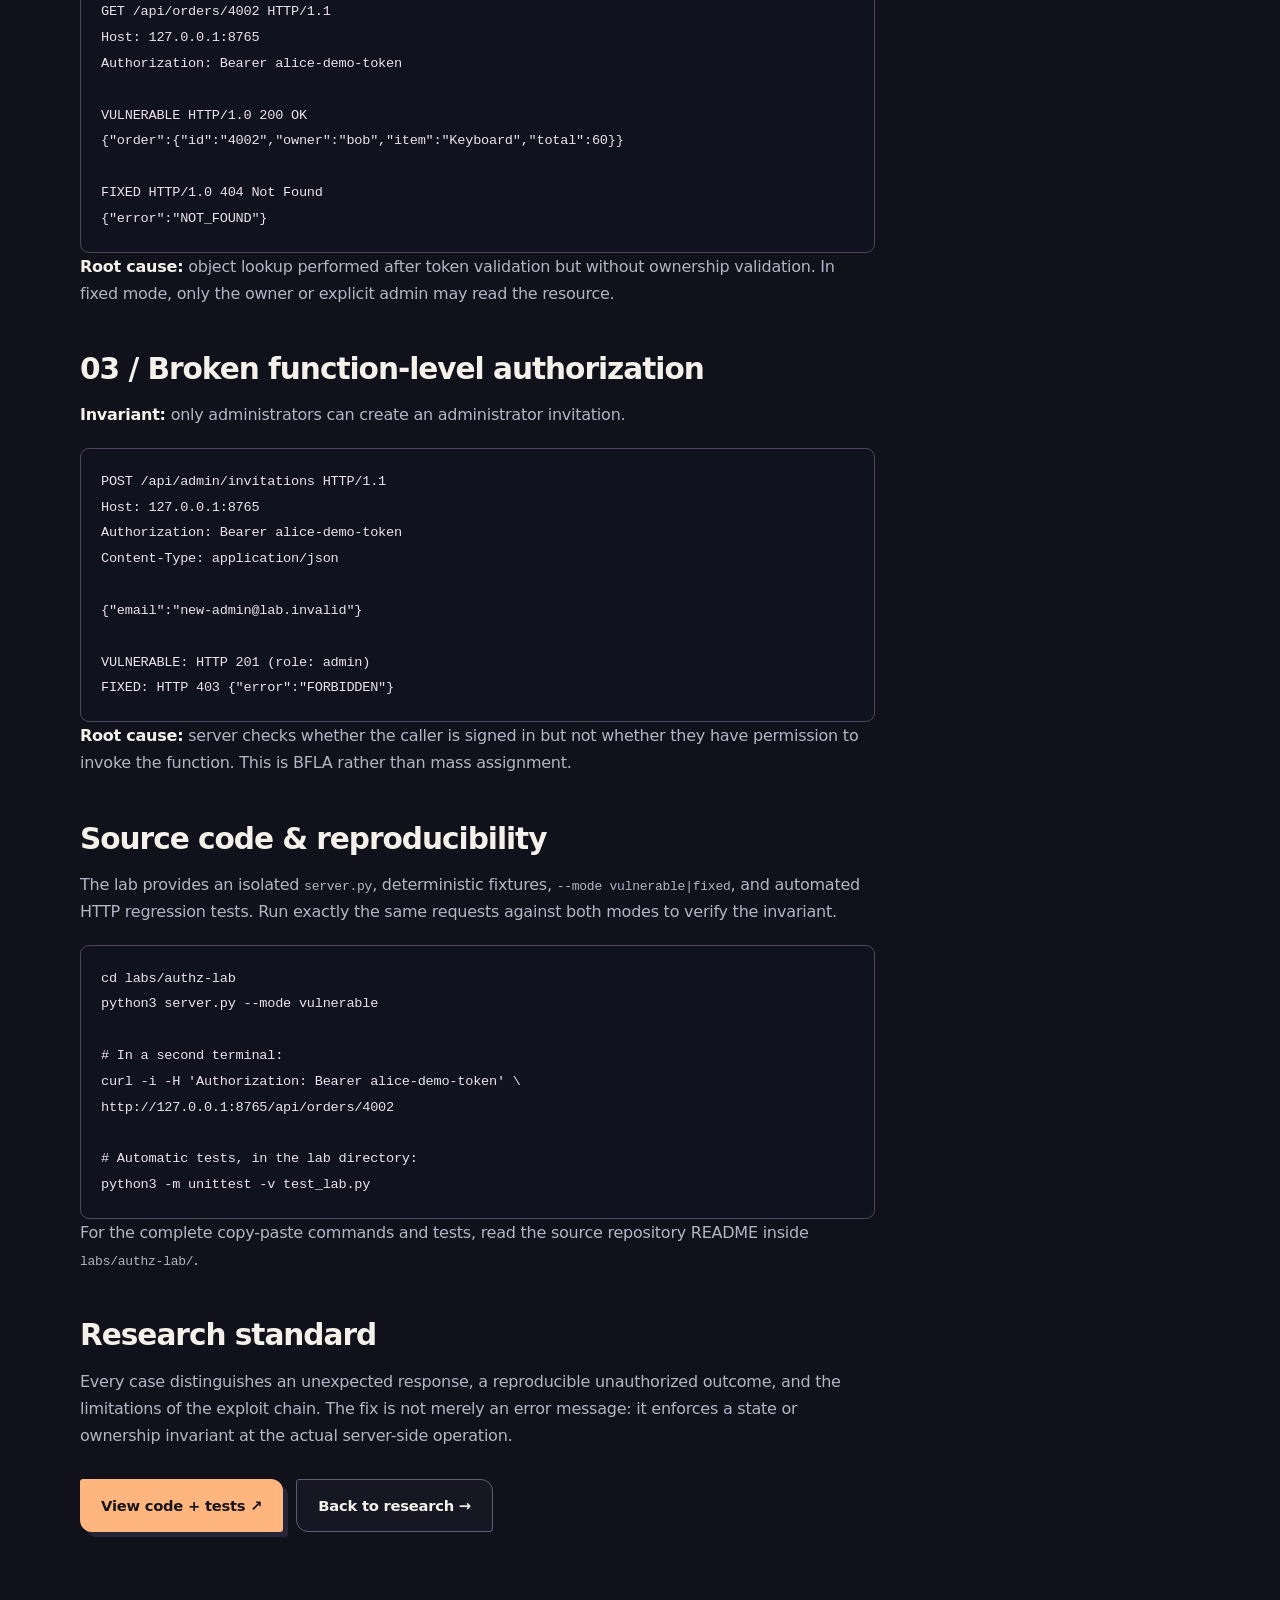
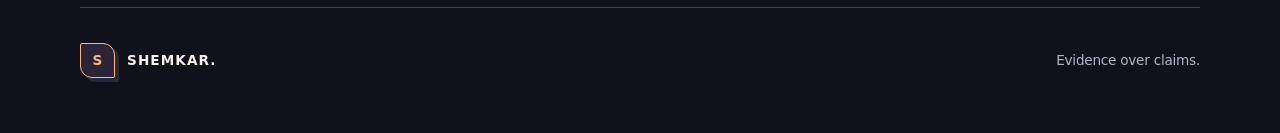
<file: research/technical-authz-lab.html>
<!doctype html><html lang="en"><head><meta charset="utf-8"><meta name="viewport" content="width=device-width, initial-scale=1"><meta name="theme-color" content="#0b1015"><meta name="description" content="Reproducible original localhost API security lab: BOLA, BFLA and deleted-account session state. HTTP requests, responses, vulnerable and fixed code, automated tests."><title>Reproducible Authorization Failures | SHEMKAR</title><link rel="icon" type="image/svg+xml" href="../assets/favicon.svg"><link rel="stylesheet" href="../assets/style.css"><script defer src="../assets/app.js"></script></head><body><header class="site-header"><div class="wrap header-inner"><a class="brand" href="../index.html"><span class="brand-mark">S</span><span>SHEMKAR.</span></a><button class="menu-toggle" aria-label="Toggle navigation" aria-expanded="false" aria-controls="site-nav">Menu ☰</button><nav class="nav" id="site-nav"><a href="../index.html#research">Research</a><a href="../index.html#projects">Projects</a><a href="../index.html#approach">Approach</a></nav></div></header><main class="wrap article-layout"><article class="article"><div class="eyebrow">Original lab / API authorization / 001</div><h1>Three failures. Three trust boundaries.</h1><p class="article-lead">Executable localhost API lab with raw requests, concrete responses, before/after security decisions and Python regression tests.</p><div class="article-meta"><span>Original fictional lab</span><span>Python 3 standard library</span><span>BOLA + BFLA + session lifecycle</span></div><div class="note"><strong>Scope:</strong> Everything on this page is synthetic. All tokens are demo strings. Run it on localhost only. No real companies, endpoints or private reports are reproduced.</div><h2>The attack surface</h2><p>The server has three sample identities (Alice, Bob, Admin), two orders, and a privileged invitation function. In <code>vulnerable</code> mode, it treats successful authentication as proof of authority. In <code>fixed</code> mode, each decision checks the correct invariant.</p><h2>01 / Deleted-account token still works</h2><p><strong>Invariant:</strong> a deleted account must no longer authorize protected operations.</p><div class="code">DELETE /api/me HTTP/1.1<br>Authorization: Bearer alice-demo-token<br><br>HTTP/1.0 200 OK<br>{"deleted":"alice"}<br><br>GET /api/me HTTP/1.1<br>Authorization: Bearer alice-demo-token<br><br>VULNERABLE: 200 OK (deleted user returned)<br>FIXED:      401 UNAUTHENTICATED</div><p><strong>Root cause:</strong> treating presence of a historical token as sufficient authorization, without checking the current account state. Acquiring someone else's token is a separate exploitability requirement; this demonstration does not claim a remote ATO.</p><h2>02 / IDOR / BOLA against another user's order</h2><p><strong>Invariant:</strong> an authenticated user cannot retrieve another user's resource unless their permissions explicitly allow it.</p><div class="code">GET /api/orders/4002 HTTP/1.1<br>Host: 127.0.0.1:8765<br>Authorization: Bearer alice-demo-token<br><br>VULNERABLE HTTP/1.0 200 OK<br>{"order":{"id":"4002","owner":"bob","item":"Keyboard","total":60}}<br><br>FIXED HTTP/1.0 404 Not Found<br>{"error":"NOT_FOUND"}</div><p><strong>Root cause:</strong> object lookup performed after token validation but without ownership validation. In fixed mode, only the owner or explicit admin may read the resource.</p><h2>03 / Broken function-level authorization</h2><p><strong>Invariant:</strong> only administrators can create an administrator invitation.</p><div class="code">POST /api/admin/invitations HTTP/1.1<br>Host: 127.0.0.1:8765<br>Authorization: Bearer alice-demo-token<br>Content-Type: application/json<br><br>{"email":"new-admin@lab.invalid"}<br><br>VULNERABLE: HTTP 201 (role: admin)<br>FIXED:      HTTP 403 {"error":"FORBIDDEN"}</div><p><strong>Root cause:</strong> server checks whether the caller is signed in but not whether they have permission to invoke the function. This is BFLA rather than mass assignment.</p><h2>Source code &amp; reproducibility</h2><p>The lab provides an isolated <code>server.py</code>, deterministic fixtures, <code>--mode vulnerable|fixed</code>, and automated HTTP regression tests. Run exactly the same requests against both modes to verify the invariant.</p><div class="code">cd labs/authz-lab<br>python3 server.py --mode vulnerable<br><br># In a second terminal:<br>curl -i -H 'Authorization: Bearer alice-demo-token' \<br>  http://127.0.0.1:8765/api/orders/4002<br><br># Automatic tests, in the lab directory:<br>python3 -m unittest -v test_lab.py</div><p>For the complete copy-paste commands and tests, read the source repository README inside <code>labs/authz-lab/</code>.</p><h2>Research standard</h2><p>Every case distinguishes an unexpected response, a reproducible unauthorized outcome, and the limitations of the exploit chain. The fix is not merely an error message: it enforces a state or ownership invariant at the actual server-side operation.</p><div class="actions"><a class="btn btn-primary" href="https://github.com/bossyassine78-ship-it/bossyassine78-ship-it.github.io/tree/release/shemkar-v4-public/labs/authz-lab" target="_blank" rel="noopener noreferrer">View code + tests ↗</a><a class="btn btn-secondary" href="../index.html#research">Back to research →</a></div></article><aside class="aside"><div class="sticky aside-box"><h3>Case coverage</h3><ul><li>Session revocation</li><li>IDOR / BOLA</li><li>Function authorization</li><li>HTTP PoCs</li><li>Regression tests</li></ul><p>All data is synthetic. No real-target requests.</p></div></aside></main><footer class="wrap footer"><a class="brand" href="../index.html"><span class="brand-mark">S</span><span>SHEMKAR.</span></a><p>Evidence over claims.</p></footer></body></html>
</file>
<file: assets/style.css>
:root{--bg:#0b1015;--surface:#111c23;--line:#27363d;--text:#edf7f4;--muted:#a2b6b8;--teal:#83dfc3;--font:system-ui,-apple-system,BlinkMacSystemFont,"Segoe UI",sans-serif}*{box-sizing:border-box}html{scroll-behavior:smooth}body{margin:0;background:var(--bg);color:var(--text);font-family:var(--font);line-height:1.7}a{color:inherit;text-decoration:none}a:hover{color:var(--teal)}button{font:inherit;cursor:pointer}p{margin:0 0 1.2rem;color:var(--muted)}h1,h2,h3{line-height:1.16;letter-spacing:-.035em;margin:0 0 1rem}h1{font-size:clamp(3.2rem,7.8vw,6.6rem);max-width:930px}h1 span{color:var(--teal)}h2{font-size:clamp(2.1rem,4vw,3.4rem)}h3{font-size:1.45rem}::selection{background:#287c70;color:white}.wrap{width:min(1120px,calc(100% - 40px));margin:auto}.site-header{border-bottom:1px solid var(--line);background:rgba(11,16,21,.95);position:sticky;top:0;z-index:10;backdrop-filter:blur(15px)}.header-inner{min-height:75px;display:flex;align-items:center;justify-content:space-between;gap:22px}.brand{display:flex;align-items:center;gap:12px;font-weight:800;letter-spacing:.12em}.brand-mark{background:var(--teal);color:#0a1413;width:35px;height:35px;border-radius:9px;display:grid;place-items:center;font-weight:900;letter-spacing:0}.nav{display:flex;align-items:center;gap:28px;font-size:.9rem;font-weight:600;color:var(--muted)}.nav-cta{border:1px solid var(--line);border-radius:9px;padding:9px 14px}.menu-toggle{display:none;background:transparent;color:var(--text);border:1px solid var(--line);border-radius:8px;padding:8px}.hero{padding:105px 0 90px;display:grid;grid-template-columns:1.18fr .82fr;gap:55px;align-items:center}.eyebrow,.label{color:var(--teal);font-size:.78rem;letter-spacing:.13em;text-transform:uppercase;font-weight:800;margin:0 0 24px}.lede{font-size:1.16rem;max-width:690px}.actions{display:flex;gap:13px;flex-wrap:wrap;margin-top:30px}.btn{padding:13px 21px;border-radius:10px;font-weight:750;font-size:.92rem;display:inline-flex;align-items:center;gap:10px}.btn-primary{background:var(--teal);color:#0a1515}.btn-primary:hover{background:#b3f5df;color:#091413}.btn-secondary{border:1px solid var(--line);color:var(--text)}.signal-card,.card,.project,.aside-box,.lab{background:var(--surface);border:1px solid var(--line);border-radius:16px}.signal-card{padding:25px}.signal-top,.signal-bottom{display:flex;justify-content:space-between;gap:10px;color:var(--teal);font-size:.7rem;font-weight:800;letter-spacing:.09em}.signal-bottom{border-top:1px solid var(--line);padding-top:18px;margin-top:14px}.signal-step{display:flex;gap:20px;padding:17px 0;border-bottom:1px solid var(--line)}.signal-step:last-of-type{border-bottom:0}.step-num{color:var(--teal);font:700 1rem monospace}.signal-step h3{font-size:1rem;margin:0 0 3px}.signal-step p{font-size:.85rem;margin:0}.dot-group{display:flex;gap:5px}.dot-group i{background:var(--teal);width:6px;height:6px;border-radius:100%;opacity:.7}.stats{display:flex;gap:25px;justify-content:space-between;flex-wrap:wrap;padding:22px 0;border-top:1px solid var(--line);border-bottom:1px solid var(--line);color:var(--muted);font-size:.84rem}.stats b{color:var(--teal)}.section{padding:110px 0 30px}.section-head{display:flex;align-items:end;justify-content:space-between;gap:35px;margin-bottom:28px}.section-head .eyebrow{margin-bottom:14px}.section-head h2{margin-bottom:0}.context{max-width:340px;font-size:.94rem}.grid-2{display:grid;grid-template-columns:repeat(2,1fr);gap:17px}.card,.project{padding:30px;transition:border-color .2s,transform .2s}.card:hover,.project:hover{border-color:#528a82;transform:translateY(-3px)}.card .label{margin-bottom:23px}.card h3{max-width:390px}.card p{max-width:410px}.card-foot{margin-top:40px;display:flex;justify-content:space-between;gap:10px;font-size:.79rem;color:var(--teal)}.card-foot span:first-child{color:var(--muted)}.project-grid{display:grid;grid-template-columns:repeat(3,1fr);gap:17px}.project-icon{font:700 1.25rem monospace;color:var(--teal);height:48px}.project h3{font-size:1.25rem}.project a{font-weight:700;font-size:.86rem;color:var(--teal)}.statement{background:linear-gradient(130deg,#172b2d,#122024 70%,#111820);padding:60px;border:1px solid #294a46;border-radius:19px;margin:100px 0}.statement h2{max-width:720px}.statement p{max-width:750px}.footer{margin-top:75px;border-top:1px solid var(--line);padding:35px 0 55px;display:flex;align-items:center;gap:25px;justify-content:space-between;flex-wrap:wrap;font-size:.85rem}.footer p{margin:0}.footer-links{display:flex;gap:20px;color:var(--muted)}.article-layout{display:grid;grid-template-columns:minmax(0,1fr) 270px;gap:55px;padding-top:85px}.article h1{font-size:clamp(2.7rem,5.5vw,4.7rem);max-width:850px}.article-lead{font-size:1.28rem;color:#cfdfd9}.article-meta{display:flex;gap:15px;flex-wrap:wrap;color:var(--teal);font-size:.83rem;border-block:1px solid var(--line);padding:14px 0;margin:30px 0 52px}.article h2{font-size:1.85rem;margin:45px 0 15px}.article h3{font-size:1.2rem}.article ul{padding-left:23px;color:var(--muted)}.article li{margin:12px 0}.article strong{color:var(--text)}.article blockquote{border-left:3px solid var(--teal);margin:30px 0;padding:12px 24px;background:var(--surface);font-size:1.24rem}.aside-box{padding:23px}.sticky{position:sticky;top:110px}.aside-box h3{font-size:1rem}.aside-box ul{padding-left:19px;line-height:2.3;font-size:.86rem;color:var(--muted)}.note{padding:20px 23px;margin:25px 0;border:1px solid var(--line);border-left:3px solid var(--teal);background:var(--surface);border-radius:10px;color:var(--muted)}.lab{padding:23px;margin:28px 0}.lab .eyebrow{margin-bottom:12px}.lab-controls{display:flex;flex-wrap:wrap;gap:10px}.lab-controls button{padding:11px 15px;border:1px solid #396257;border-radius:8px;background:#1e3838;color:var(--text);font-size:.84rem}.lab-controls button:hover{background:#2a5754}.lab-row{display:grid;grid-template-columns:1fr 1fr;gap:13px;margin-top:18px}.lab-pane{border:1px solid var(--line);background:#0e171b;border-radius:10px;padding:17px}.lab-pane h3{font-size:1.05rem}.lab-kicker{font-size:.75rem;color:var(--teal);text-transform:uppercase;letter-spacing:.08em;margin-bottom:9px}.lab-pane p{font-size:.83rem}.lab-status{border-radius:8px;background:#22453b;color:#a5edd2;padding:12px;font:700 .8rem monospace}.lab-status.bad{background:#522c35;color:#ffb9bd}.code{background:#0b171c;border:1px solid var(--line);padding:20px;border-radius:9px;font:.85rem/1.9 monospace;overflow:auto;color:var(--teal)}@media(max-width:850px){.hero,.article-layout{grid-template-columns:1fr}.hero{padding:70px 0 45px}.section{padding:65px 0 15px}.statement{margin:65px 0;padding:30px}.section-head{display:block}.context{margin-top:10px}.project-grid{grid-template-columns:1fr 1fr}.aside{display:none}}@media(max-width:620px){.wrap{width:min(100% - 28px,1120px)}.menu-toggle{display:block}.nav{display:none;position:absolute;top:75px;left:0;right:0;padding:20px;background:var(--bg);border-bottom:1px solid var(--line);flex-direction:column;align-items:stretch}.nav.open{display:flex}.stats{display:block}.stats span{display:block;margin:8px 0}.grid-2,.project-grid,.lab-row{grid-template-columns:1fr}.signal-card{padding:20px}.card,.project{padding:23px}.section-head h2{font-size:2rem}.footer{align-items:flex-start;flex-direction:column}.article-layout{padding-top:45px}.article h2{font-size:1.6rem}}

/* SHEMKAR / Signal Archive: dark editorial identity */
:root{--bg:#10111b;--surface:#1c1d2b;--line:#413c55;--text:#f4f1ea;--muted:#b5b4c6;--teal:#ffb67e;--copper:#ffb67e;--violet:#bdb1ff;--font:system-ui,-apple-system,BlinkMacSystemFont,"Segoe UI",sans-serif}
html{scroll-padding-top:90px}
body{background:radial-gradient(ellipse 700px 500px at 88% 3%,rgba(190,164,249,.085),transparent 75%),radial-gradient(ellipse 680px 720px at -14% 24%,rgba(255,166,112,.05),transparent 75%),#10111b;color:var(--text);letter-spacing:-.015em}
::selection{background:#ffb67e;color:#171622}
a:focus-visible,button:focus-visible{outline:2px solid var(--teal);outline-offset:3px}
.site-header{background:rgba(16,17,27,.95);border-bottom:1px solid #494056}
.brand{letter-spacing:.08em;font-weight:850}
.brand-mark{background:#292436;border:1px solid #ffb67e;border-radius:2px 12px 2px 12px;box-shadow:4px 4px 0 rgba(189,177,255,.14);color:#ffb67e}
.nav .nav-cta{border:1px solid #875f62;border-radius:3px 10px 3px 10px;background:rgba(255,182,126,.045)}
.hero{position:relative}
.hero:before{content:"[ 00 / RESEARCH DOSSIER ]";display:block;font:11px ui-monospace,monospace;letter-spacing:.16em;color:#aaa3c1;margin-bottom:24px}
.eyebrow{color:var(--violet);letter-spacing:.14em}
.hero h1{letter-spacing:-.075em;font-weight:780}
.hero h1 span{color:var(--teal);font-family:Georgia,"Times New Roman",serif;font-weight:500;font-style:italic}
.lede{color:#c4c1d0}
.btn{border-radius:3px 12px 3px 12px}
.btn-primary{background:#ffb67e;color:#191520;border-color:#ffb67e;box-shadow:5px 5px 0 rgba(189,177,255,.12)}
.btn-primary:hover{background:#ffd4b4;color:#191520;border-color:#ffd4b4}
.btn-secondary{border-color:#645a77;background:rgba(189,177,255,.04)}
.btn-secondary:hover{border-color:#bdb1ff}
.signal-card{background:linear-gradient(145deg,#2d273c,#191a28 77%);border:1px solid #66536d;border-radius:5px 25px 5px 25px;box-shadow:14px 14px 0 rgba(189,177,255,.035),0 30px 60px rgba(0,0,0,.18)}
.signal-top,.signal-bottom{color:#c7bde0}
.step-num{border:1px solid #775b79;background:#32293f;color:#ffb67e;border-radius:3px 10px 3px 10px}
.stats{border-color:#4a425c}.stats b{color:var(--teal)}
.section-head h2{letter-spacing:-.065em;font-weight:780}
.card,.project{position:relative;overflow:hidden;border-color:#494155;border-radius:4px 17px 4px 17px;background:linear-gradient(145deg,#252536,#191a28)}
.card:before,.project:before{content:"";position:absolute;left:22px;right:70px;top:0;height:1px;background:linear-gradient(90deg,#bdb1ff,transparent);opacity:.7}
.card:hover,.project:hover{border-color:#bc8c8e;box-shadow:7px 7px 0 rgba(189,177,255,.04)}
.card .label{color:#bdb1ff}
.project-icon{border-radius:3px 10px 3px 10px!important}
.statement{background:linear-gradient(120deg,#302740,#1e1c2e);border:1px solid #66516e;border-radius:5px 25px 5px 25px}
.code,pre{background:#10121f;border-color:#4e465e;color:#ece1ed}
.note{background:#242132;border-color:#5b4c64}
@media(max-width:720px){.hero:before{font-size:10px}.card,.project{border-radius:4px 13px 4px 13px}}
@media(prefers-reduced-motion:reduce){html{scroll-behavior:auto}.card,.project,.btn{transition:none}}
</file>
